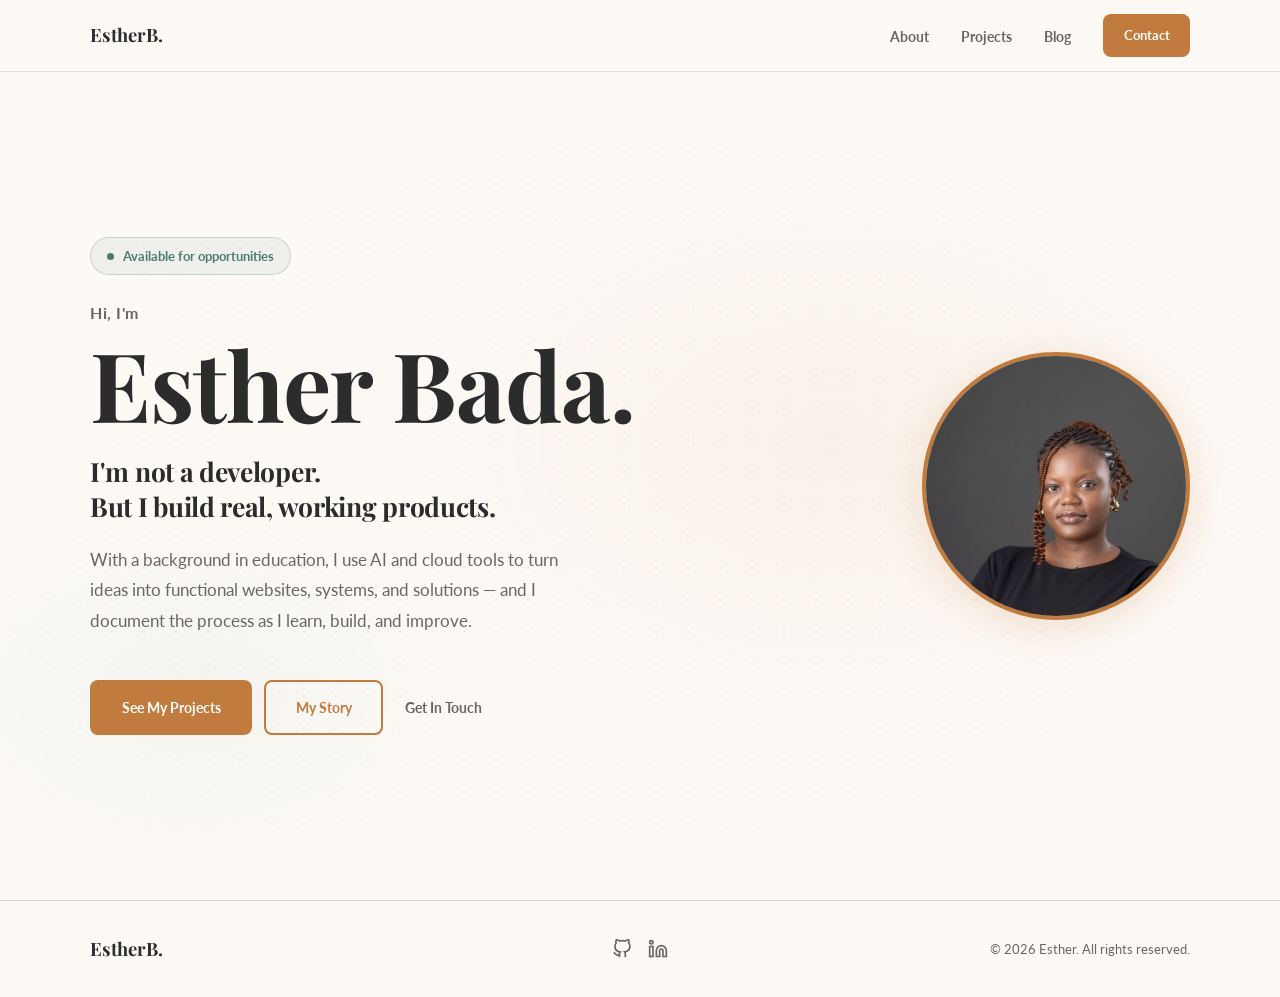
<file: index.html>
<!DOCTYPE html>
<html lang="en">
<head>
  <meta charset="UTF-8" />
  <meta name="viewport" content="width=device-width, initial-scale=1.0" />
  <meta name="description" content="Educator building real products with AI and cloud tools." />
  <meta property="og:title" content="Esther Bada | Portfolio" />
  <meta property="og:description" content="Educator building real products with AI and cloud tools." />
  <meta property="og:type" content="website" />
  <title>Esther Bada | Educator Building with AI &amp; Cloud</title>
  <link rel="icon" type="image/svg+xml" href="./favicon.svg" />
  <link rel="stylesheet" href="./style.css" />
  <link rel="preconnect" href="https://fonts.googleapis.com" />
  <link rel="preconnect" href="https://fonts.gstatic.com" crossorigin />
  <link href="https://fonts.googleapis.com/css2?family=Playfair+Display:ital,wght@0,400;0,700;1,400&family=Lato:wght@400;700&display=swap" rel="stylesheet" />
</head>
<body>

  <!-- ========== NAV ========== -->
  <header class="nav-header">
    <nav class="nav container">
      <a href="index.html" class="nav-logo">Esther<span class="accent"></span>B.</a>
      <ul class="nav-links">
        <li><a href="about.html">About</a></li>
        <li><a href="projects.html">Projects</a></li>
        <li><a href="blog.html">Blog</a></li>
        <li><a href="contact.html" class="btn btn-sm">Contact</a></li>
      </ul>
      <button class="nav-toggle" aria-label="Toggle menu" aria-expanded="false">
        <span></span><span></span><span></span>
      </button>
    </nav>
  </header>

  <main>

    <!-- ========== HERO ========== -->
    <section id="hero" class="hero">
      <div class="hero-dots" aria-hidden="true"></div>
      <div class="container hero-inner">
        <div class="hero-text">
          <div class="hero-badge fade-up">
            <span class="badge-dot"></span>
            Available for opportunities
          </div>
          <p class="hero-greeting fade-up delay-1">Hi, I'm</p>
          <h1 class="hero-name fade-up delay-2">Esther Bada.</h1>
          <p class="hero-headline fade-up delay-3">
            I'm not a developer.<br class="hero-br" />
            But I build real, working products.
          </p>
          <p class="hero-tagline fade-up delay-4">
            With a background in education, I use AI and cloud tools to turn ideas into functional websites, systems, and solutions — and I document the process as I learn, build, and improve.
          </p>
          <div class="hero-cta fade-up delay-5">
            <a href="projects.html" class="btn">See My Projects</a>
            <a href="about.html" class="btn btn-outline">My Story</a>
            <a href="contact.html" class="btn btn-ghost">Get In Touch</a>
          </div>
        </div>
        <div class="hero-photo">
          <div class="hero-photo-circle">
            <svg class="hero-photo-ring" viewBox="0 0 268 268" aria-hidden="true">
              <circle class="hero-photo-ring-circle" cx="134" cy="134" r="132" />
            </svg>
            <img src="images/esther.jpg" alt="Esther Bada" class="hero-photo-img" />
          </div>
        </div>
      </div>
    </section>

  </main>

  <!-- ========== FOOTER ========== -->
  <footer class="footer">
    <div class="container footer-inner">
      <a href="index.html" class="nav-logo">Esther<span class="accent"></span>B.</a>
      <div class="footer-socials">
        <a href="https://github.com" target="_blank" rel="noopener" aria-label="GitHub">
          <svg width="20" height="20" viewBox="0 0 24 24" fill="none" stroke="currentColor" stroke-width="2"><path d="M9 19c-5 1.5-5-2.5-7-3m14 6v-3.87a3.37 3.37 0 0 0-.94-2.61c3.14-.35 6.44-1.54 6.44-7A5.44 5.44 0 0 0 20 4.77 5.07 5.07 0 0 0 19.91 1S18.73.65 16 2.48a13.38 13.38 0 0 0-7 0C6.27.65 5.09 1 5.09 1A5.07 5.07 0 0 0 5 4.77a5.44 5.44 0 0 0-1.5 3.78c0 5.42 3.3 6.61 6.44 7A3.37 3.37 0 0 0 9 18.13V22"/></svg>
        </a>
        <a href="https://www.linkedin.com/in/esther-bada" target="_blank" rel="noopener" aria-label="LinkedIn">
          <svg width="20" height="20" viewBox="0 0 24 24" fill="none" stroke="currentColor" stroke-width="2"><path d="M16 8a6 6 0 0 1 6 6v7h-4v-7a2 2 0 0 0-2-2 2 2 0 0 0-2 2v7h-4v-7a6 6 0 0 1 6-6z"/><rect x="2" y="9" width="4" height="12"/><circle cx="4" cy="4" r="2"/></svg>
        </a>
      </div>
      <p class="footer-copy">&copy; <span id="year"></span> Esther. All rights reserved.</p>
    </div>
  </footer>

  <script src="./app.js"></script>
</body>
</html>
</file>
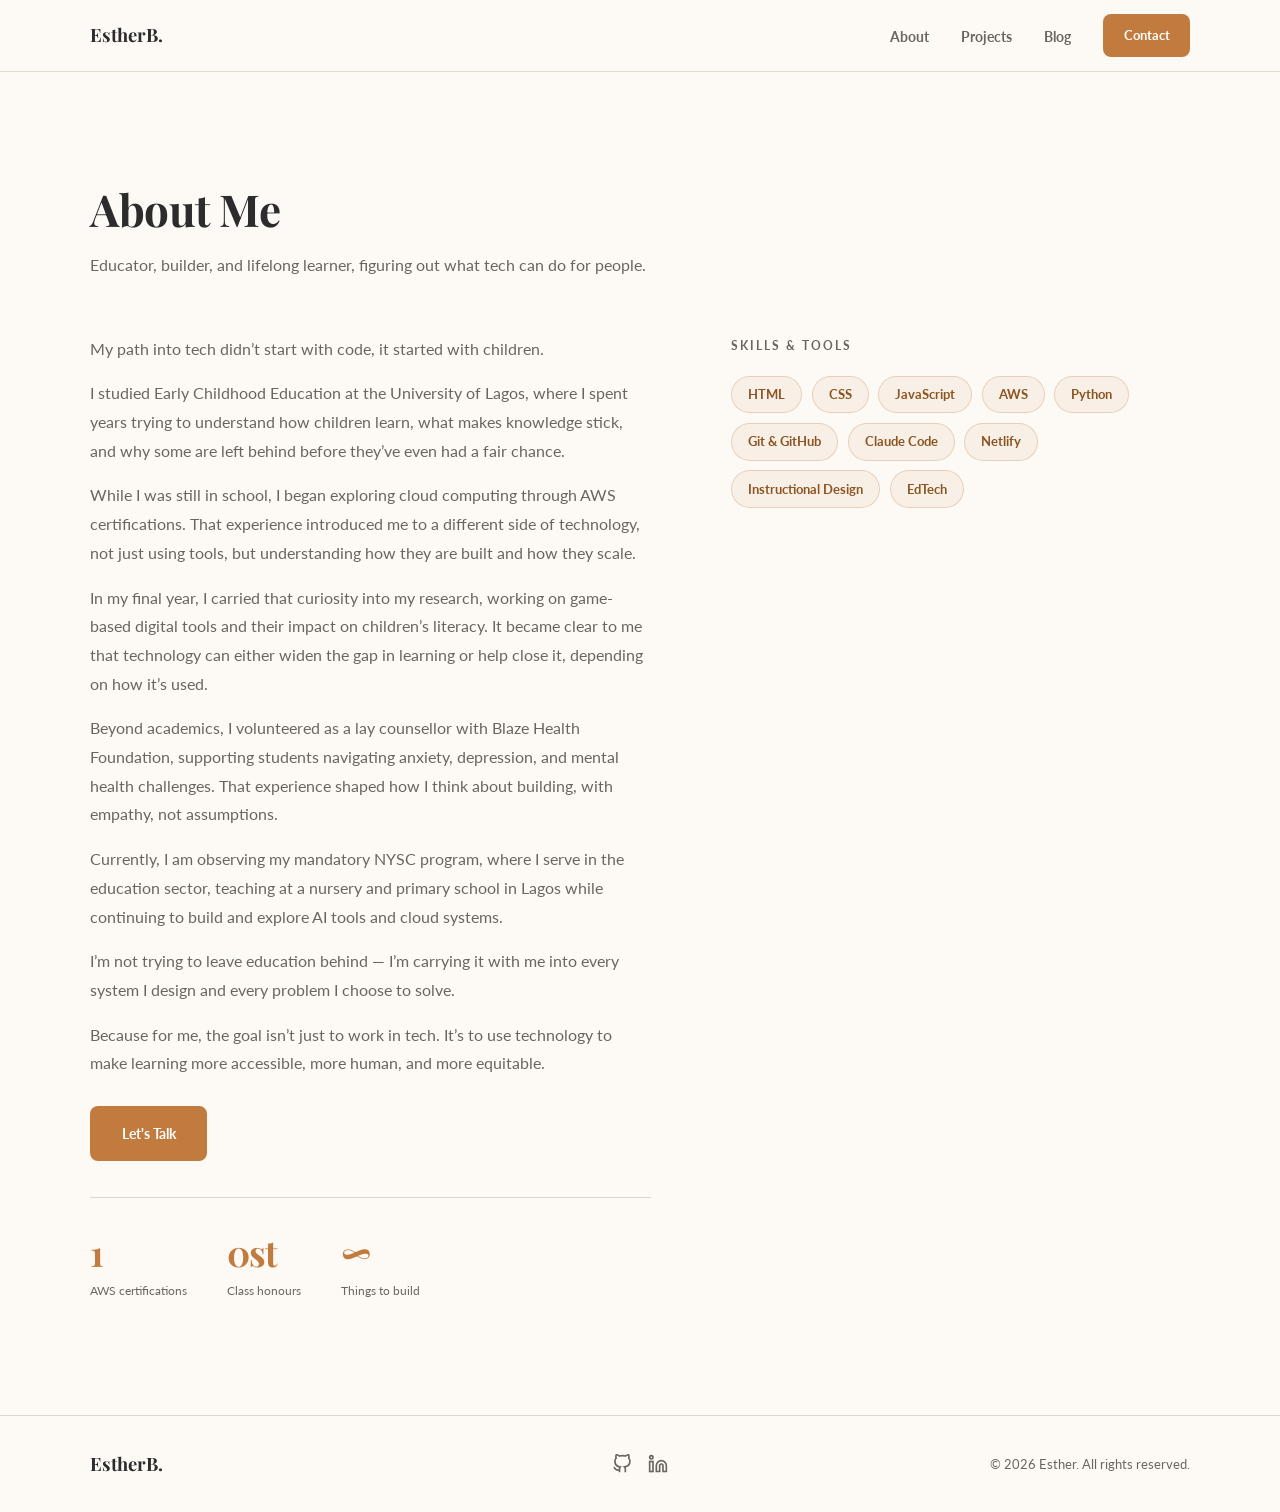
<file: about.html>
﻿<!DOCTYPE html>
<html lang="en">
<head>
  <meta charset="UTF-8" />
  <meta name="viewport" content="width=device-width, initial-scale=1.0" />
  <meta name="description" content="Educator building real products with AI and cloud tools." />
  <meta property="og:title" content="About | Esther Bada" />
  <meta property="og:description" content="Educator building real products with AI and cloud tools." />
  <meta property="og:type" content="website" />
  <title>About | Esther Bada</title>
  <link rel="icon" type="image/svg+xml" href="favicon.svg" />
  <link rel="stylesheet" href="style.css" />
  <link rel="preconnect" href="https://fonts.googleapis.com" />
  <link rel="preconnect" href="https://fonts.gstatic.com" crossorigin />
  <link href="https://fonts.googleapis.com/css2?family=Playfair+Display:ital,wght@0,400;0,700;1,400&family=Lato:wght@400;700&display=swap" rel="stylesheet" />
</head>
<body>

  <!-- ========== NAV ========== -->
  <header class="nav-header">
    <nav class="nav container">
      <a href="index.html" class="nav-logo">Esther<span class="accent"></span>B.</a>
      <ul class="nav-links">
        <li><a href="about.html" aria-current="page">About</a></li>
        <li><a href="projects.html">Projects</a></li>
        <li><a href="blog.html">Blog</a></li>
        <li><a href="contact.html" class="btn btn-sm">Contact</a></li>
      </ul>
      <button class="nav-toggle" aria-label="Toggle menu" aria-expanded="false">
        <span></span><span></span><span></span>
      </button>
    </nav>
  </header>

  <main>

    <!-- ========== ABOUT ========== -->
    <section id="about" class="about section">
      <div class="container">
        <span class="section-label reveal">01 / About</span>
        <h2 class="section-title reveal">About Me</h2>
        <p class="section-subtitle reveal">Educator, builder, and lifelong learner, figuring out what tech can do for people.</p>
        <div class="about-grid">
          <div class="about-text reveal">
            <p>
My path into tech didn’t start with code, it started with children.
</p>

<p>
I studied Early Childhood Education at the University of Lagos, where I spent years trying to understand how children learn, what makes knowledge stick, and why some are left behind before they’ve even had a fair chance.
</p>

<p>
While I was still in school, I began exploring cloud computing through AWS certifications. That experience introduced me to a different side of technology, not just using tools, but understanding how they are built and how they scale.
</p>

<p>
In my final year, I carried that curiosity into my research, working on game-based digital tools and their impact on children’s literacy. It became clear to me that technology can either widen the gap in learning or help close it, depending on how it’s used.
</p>

<p>
Beyond academics, I volunteered as a lay counsellor with Blaze Health Foundation, supporting students navigating anxiety, depression, and mental health challenges. That experience shaped how I think about building, with empathy, not assumptions.
</p>

<p>
Currently, I am observing my mandatory NYSC program, where I serve in the education sector, teaching at a nursery and primary school in Lagos while continuing to build and explore AI tools and cloud systems.
</p>

<p>
I’m not trying to leave education behind — I’m carrying it with me into every system I design and every problem I choose to solve.
</p>

<p>
Because for me, the goal isn’t just to work in tech. It’s to use technology to make learning more accessible, more human, and more equitable.
</p>
            <a href="contact.html" class="btn mt-md">Let's Talk</a>
            <div class="about-stats">
              <div class="stat">
                <span class="stat-number">3</span>
                <span class="stat-label">AWS certifications</span>
              </div>
              <div class="stat">
                <span class="stat-number">1st</span>
                <span class="stat-label">Class honours</span>
              </div>
              <div class="stat">
                <span class="stat-number">&#8734;</span>
                <span class="stat-label">Things to build</span>
              </div>
            </div>
          </div>
          <div class="skills reveal delay-1">
            <h3>Skills &amp; Tools</h3>
            <ul class="skill-list">
              <li><span class="skill-tag">HTML</span></li>
              <li><span class="skill-tag">CSS</span></li>
              <li><span class="skill-tag">JavaScript</span></li>
              <li><span class="skill-tag">AWS</span></li>
              <li><span class="skill-tag">Python</span></li>
              <li><span class="skill-tag">Git &amp; GitHub</span></li>
              <li><span class="skill-tag">Claude Code</span></li>
              <li><span class="skill-tag">Netlify</span></li>
              <li><span class="skill-tag">Instructional Design</span></li>
              <li><span class="skill-tag">EdTech</span></li>
            </ul>
          </div>
        </div>
      </div>
    </section>

  </main>

  <!-- ========== FOOTER ========== -->
  <footer class="footer">
    <div class="container footer-inner">
      <a href="index.html" class="nav-logo">Esther<span class="accent"></span>B.</a>
      <div class="footer-socials">
        <a href="https://github.com" target="_blank" rel="noopener" aria-label="GitHub">
          <svg width="20" height="20" viewBox="0 0 24 24" fill="none" stroke="currentColor" stroke-width="2"><path d="M9 19c-5 1.5-5-2.5-7-3m14 6v-3.87a3.37 3.37 0 0 0-.94-2.61c3.14-.35 6.44-1.54 6.44-7A5.44 5.44 0 0 0 20 4.77 5.07 5.07 0 0 0 19.91 1S18.73.65 16 2.48a13.38 13.38 0 0 0-7 0C6.27.65 5.09 1 5.09 1A5.07 5.07 0 0 0 5 4.77a5.44 5.44 0 0 0-1.5 3.78c0 5.42 3.3 6.61 6.44 7A3.37 3.37 0 0 0 9 18.13V22"/></svg>
        </a>
        <a href="https://www.linkedin.com/in/esther-bada" target="_blank" rel="noopener" aria-label="LinkedIn">
          <svg width="20" height="20" viewBox="0 0 24 24" fill="none" stroke="currentColor" stroke-width="2"><path d="M16 8a6 6 0 0 1 6 6v7h-4v-7a2 2 0 0 0-2-2 2 2 0 0 0-2 2v7h-4v-7a6 6 0 0 1 6-6z"/><rect x="2" y="9" width="4" height="12"/><circle cx="4" cy="4" r="2"/></svg>
        </a>
      </div>
      <p class="footer-copy">&copy; <span id="year"></span> Esther. All rights reserved.</p>
    </div>
  </footer>

  <script src="app.js"></script>
</body>
</html>
</file>
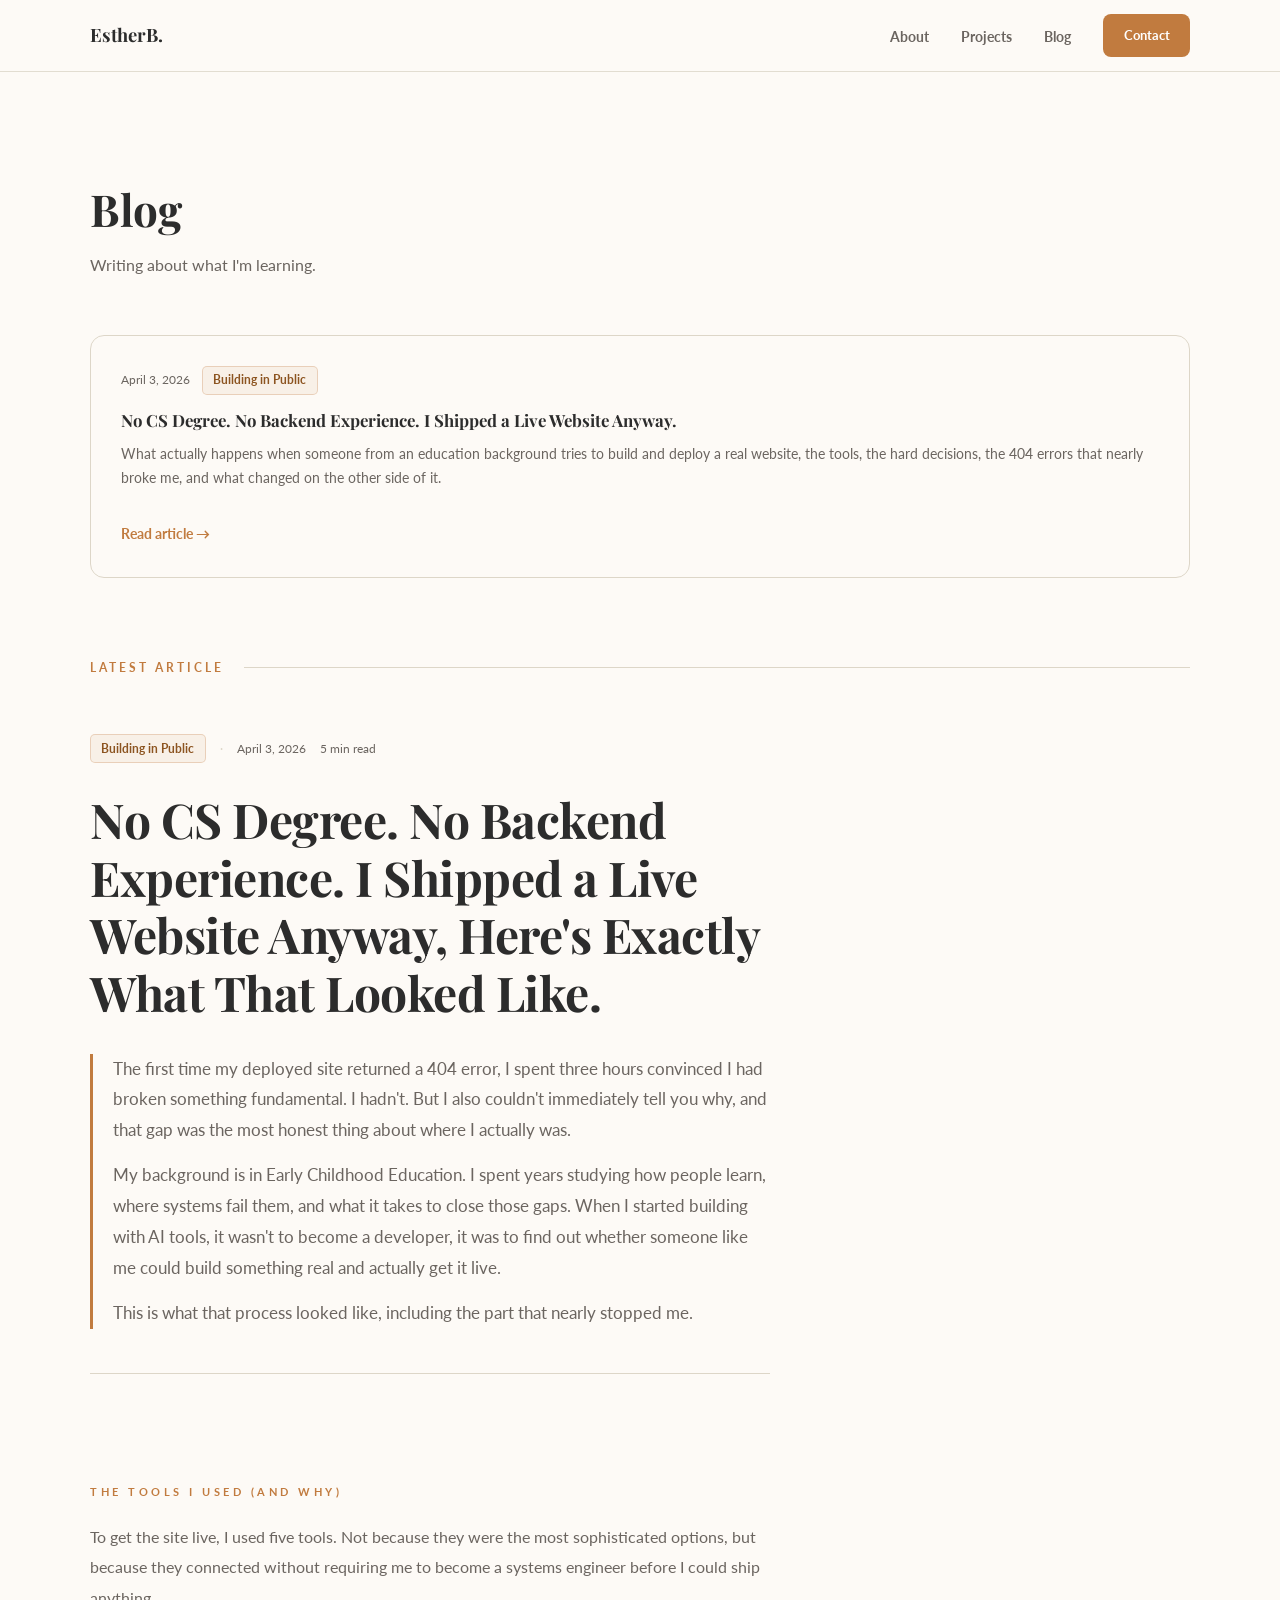
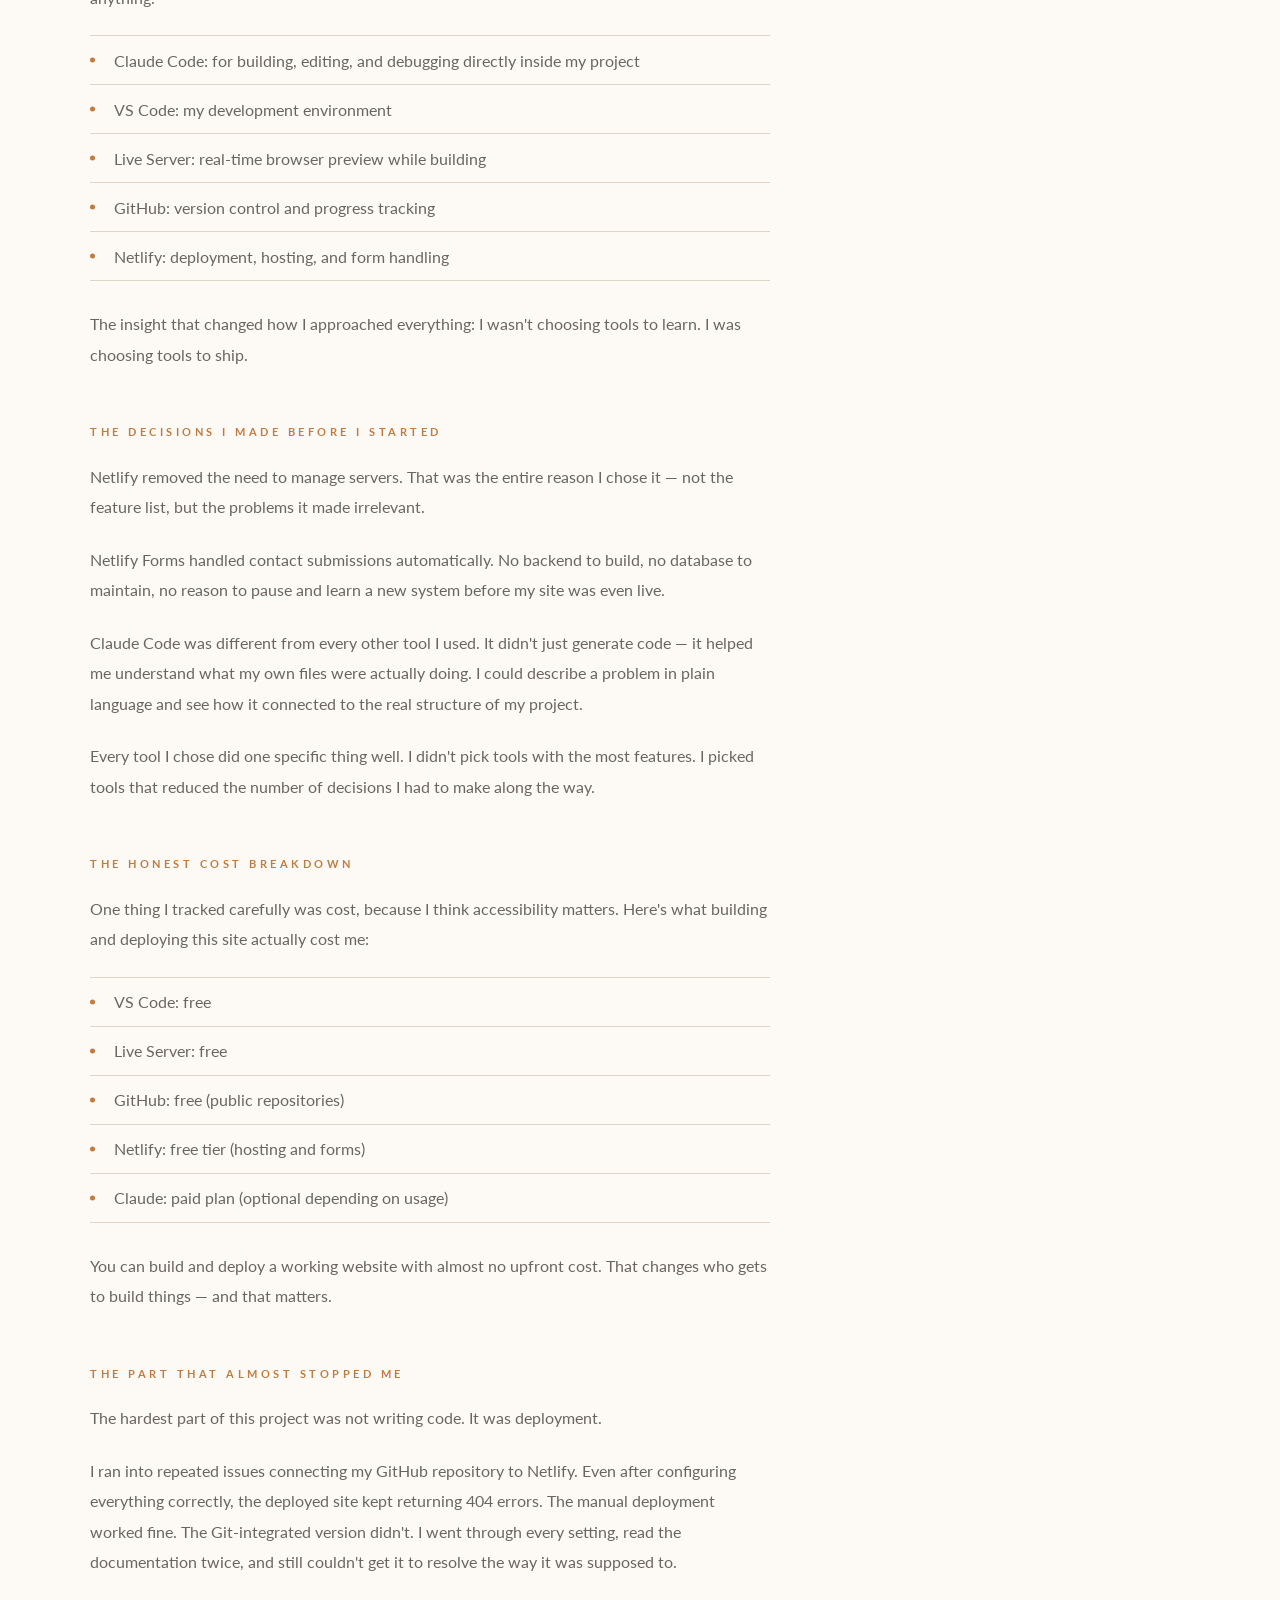
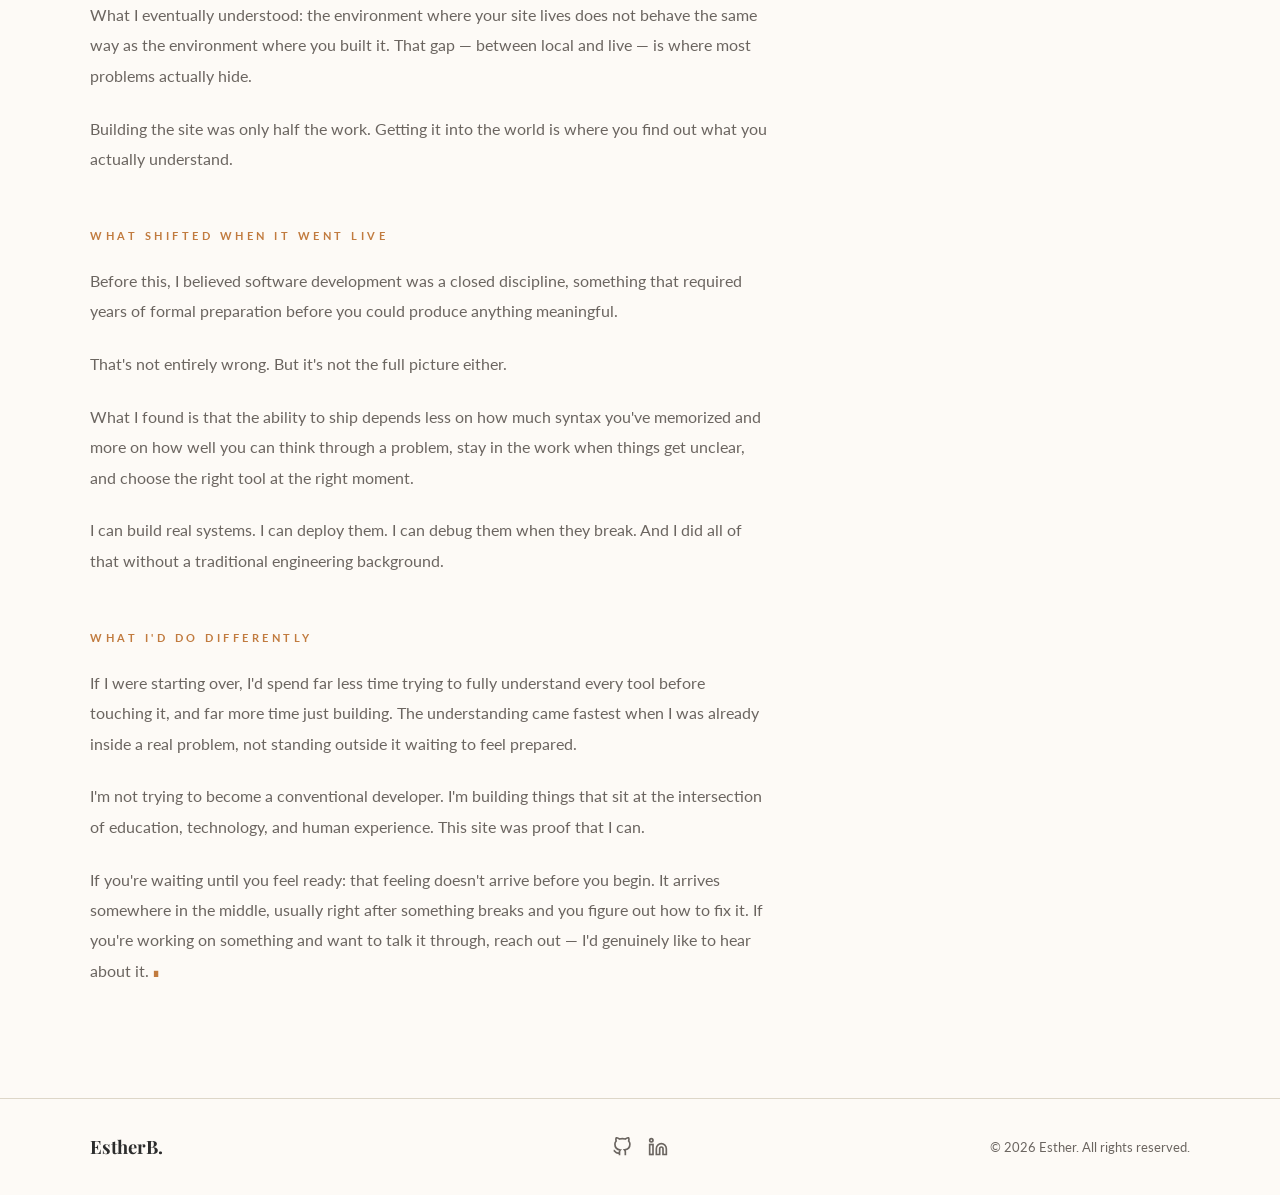
<file: blog.html>
<!DOCTYPE html>
<html lang="en">
<head>
  <meta charset="UTF-8" />
  <meta name="viewport" content="width=device-width, initial-scale=1.0" />
  <meta name="description" content="Educator building real products with AI and cloud tools." />
  <meta property="og:title" content="Blog | Esther Bada" />
  <meta property="og:description" content="Educator building real products with AI and cloud tools." />
  <meta property="og:type" content="website" />
  <title>Blog | Esther Bada</title>
  <link rel="icon" type="image/svg+xml" href="favicon.svg" />
  <link rel="stylesheet" href="style.css" />
  <link rel="preconnect" href="https://fonts.googleapis.com" />
  <link rel="preconnect" href="https://fonts.gstatic.com" crossorigin />
  <link href="https://fonts.googleapis.com/css2?family=Playfair+Display:ital,wght@0,400;0,700;1,400&family=Lato:wght@400;700&display=swap" rel="stylesheet" />
</head>
<body>

  <!-- ========== NAV ========== -->
  <header class="nav-header">
    <nav class="nav container">
      <a href="index.html" class="nav-logo">Esther<span class="accent"></span>B.</a>
      <ul class="nav-links">
        <li><a href="about.html">About</a></li>
        <li><a href="projects.html">Projects</a></li>
        <li><a href="blog.html" aria-current="page">Blog</a></li>
        <li><a href="contact.html" class="btn btn-sm">Contact</a></li>
      </ul>
      <button class="nav-toggle" aria-label="Toggle menu" aria-expanded="false">
        <span></span><span></span><span></span>
      </button>
    </nav>
  </header>

  <main>

    <!-- ========== BLOG ========== -->
    <section id="blog" class="blog section">
      <div class="container">
        <span class="section-label reveal">03 / Blog</span>
        <h2 class="section-title reveal">Blog</h2>
        <p class="section-subtitle reveal">Writing about what I'm learning.</p>
        <div class="card-grid card-grid--blog">

          <article class="card card--blog reveal">
            <div class="blog-meta">
              <time datetime="2026-04-03">April 3, 2026</time>
              <span class="blog-tag">Building in Public</span>
            </div>
            <h3 class="card-title">
              <a href="#blog-post-1">No CS Degree. No Backend Experience. I Shipped a Live Website Anyway.</a>
            </h3>
            <p class="card-desc">
              What actually happens when someone from an education background tries to build and deploy
              a real website, the tools, the hard decisions, the 404 errors that nearly broke me,
              and what changed on the other side of it.
            </p>
            <a href="#blog-post-1" class="blog-read-more">Read article &rarr;</a>
          </article>

        </div>

        <!-- Inline article -->
        <div class="blog-divider reveal">
          <span class="blog-divider-label">Latest Article</span>
          <div class="blog-divider-line"></div>
        </div>

        <div id="blog-post-1" class="blog-post reveal">
          <div class="blog-post-header">
            <div class="blog-post-meta">
              <span class="blog-tag">Building in Public</span>
              <time datetime="2026-04-03">April 3, 2026</time>
              <span class="blog-post-read-time">5 min read</span>
            </div>
            <h2>No CS Degree. No Backend Experience. I Shipped a Live Website Anyway, Here's Exactly What That Looked Like.</h2>
            <div class="blog-post-intro">
              <p>The first time my deployed site returned a 404 error, I spent three hours convinced I had broken something fundamental. I hadn't. But I also couldn't immediately tell you why, and that gap was the most honest thing about where I actually was.</p>
              <p>
                My background is in Early Childhood Education. I spent years studying how people learn,
                where systems fail them, and what it takes to close those gaps. When I started building
                with AI tools, it wasn't to become a developer, it was to find out whether someone
                like me could build something real and actually get it live.
              </p>
              <p>
                This is what that process looked like, including the part that nearly stopped me.
              </p>
            </div>
          </div>

          <div class="blog-post-body">

            <h3>The Tools I Used (and Why)</h3>
            <p>To get the site live, I used five tools. Not because they were the most sophisticated options, but because they connected without requiring me to become a systems engineer before I could ship anything.</p>
            <ul>
              <li>Claude Code: for building, editing, and debugging directly inside my project</li>
              <li>VS Code: my development environment</li>
              <li>Live Server: real-time browser preview while building</li>
              <li>GitHub: version control and progress tracking</li>
              <li>Netlify: deployment, hosting, and form handling</li>
            </ul>
            <p>The insight that changed how I approached everything: I wasn't choosing tools to learn. I was choosing tools to ship.</p>

            <h3>The Decisions I Made Before I Started</h3>
            <p>Netlify removed the need to manage servers. That was the entire reason I chose it — not the feature list, but the problems it made irrelevant.</p>
            <p>Netlify Forms handled contact submissions automatically. No backend to build, no database to maintain, no reason to pause and learn a new system before my site was even live.</p>
            <p>Claude Code was different from every other tool I used. It didn't just generate code — it helped me understand what my own files were actually doing. I could describe a problem in plain language and see how it connected to the real structure of my project.</p>
            <p>Every tool I chose did one specific thing well. I didn't pick tools with the most features. I picked tools that reduced the number of decisions I had to make along the way.</p>

            <h3>The Honest Cost Breakdown</h3>
            <p>One thing I tracked carefully was cost, because I think accessibility matters. Here's what building and deploying this site actually cost me:</p>
            <ul>
              <li>VS Code: free</li>
              <li>Live Server: free</li>
              <li>GitHub: free (public repositories)</li>
              <li>Netlify: free tier (hosting and forms)</li>
              <li>Claude:  paid plan (optional depending on usage)</li>
            </ul>
            <p>You can build and deploy a working website with almost no upfront cost. That changes who gets to build things — and that matters.</p>

            <h3>The Part That Almost Stopped Me</h3>
            <p>The hardest part of this project was not writing code. It was deployment.</p>
            <p>I ran into repeated issues connecting my GitHub repository to Netlify. Even after configuring everything correctly, the deployed site kept returning 404 errors. The manual deployment worked fine. The Git-integrated version didn't. I went through every setting, read the documentation twice, and still couldn't get it to resolve the way it was supposed to.</p>
            <p>What I eventually understood: the environment where your site lives does not behave the same way as the environment where you built it. That gap — between local and live — is where most problems actually hide.</p>
            <p>Building the site was only half the work. Getting it into the world is where you find out what you actually understand.</p>

            <h3>What Shifted When It Went Live</h3>
            <p>Before this, I believed software development was a closed discipline, something that required years of formal preparation before you could produce anything meaningful.</p>
            <p>That's not entirely wrong. But it's not the full picture either.</p>
            <p>What I found is that the ability to ship depends less on how much syntax you've memorized and more on how well you can think through a problem, stay in the work when things get unclear, and choose the right tool at the right moment.</p>
            <p>I can build real systems. I can deploy them. I can debug them when they break. And I did all of that without a traditional engineering background.</p>

            <h3>What I'd Do Differently</h3>
            <p>If I were starting over, I'd spend far less time trying to fully understand every tool before touching it, and far more time just building. The understanding came fastest when I was already inside a real problem, not standing outside it waiting to feel prepared.</p>
            <p>I'm not trying to become a conventional developer. I'm building things that sit at the intersection of education, technology, and human experience. This site was proof that I can.</p>
            <p>If you're waiting until you feel ready: that feeling doesn't arrive before you begin. It arrives somewhere in the middle, usually right after something breaks and you figure out how to fix it. <a href="contact.html">If you're working on something and want to talk it through, reach out — I'd genuinely like to hear about it.</a></p>

          </div>
        </div>

      </div>
    </section>

  </main>

  <!-- ========== FOOTER ========== -->
  <footer class="footer">
    <div class="container footer-inner">
      <a href="index.html" class="nav-logo">Esther<span class="accent"></span>B.</a>
      <div class="footer-socials">
        <a href="https://github.com" target="_blank" rel="noopener" aria-label="GitHub">
          <svg width="20" height="20" viewBox="0 0 24 24" fill="none" stroke="currentColor" stroke-width="2"><path d="M9 19c-5 1.5-5-2.5-7-3m14 6v-3.87a3.37 3.37 0 0 0-.94-2.61c3.14-.35 6.44-1.54 6.44-7A5.44 5.44 0 0 0 20 4.77 5.07 5.07 0 0 0 19.91 1S18.73.65 16 2.48a13.38 13.38 0 0 0-7 0C6.27.65 5.09 1 5.09 1A5.07 5.07 0 0 0 5 4.77a5.44 5.44 0 0 0-1.5 3.78c0 5.42 3.3 6.61 6.44 7A3.37 3.37 0 0 0 9 18.13V22"/></svg>
        </a>
        <a href="https://www.linkedin.com/in/esther-bada" target="_blank" rel="noopener" aria-label="LinkedIn">
          <svg width="20" height="20" viewBox="0 0 24 24" fill="none" stroke="currentColor" stroke-width="2"><path d="M16 8a6 6 0 0 1 6 6v7h-4v-7a2 2 0 0 0-2-2 2 2 0 0 0-2 2v7h-4v-7a6 6 0 0 1 6-6z"/><rect x="2" y="9" width="4" height="12"/><circle cx="4" cy="4" r="2"/></svg>
        </a>
      </div>
      <p class="footer-copy">&copy; <span id="year"></span> Esther. All rights reserved.</p>
    </div>
  </footer>

  <script src="app.js"></script>
</body>
</html>
</file>
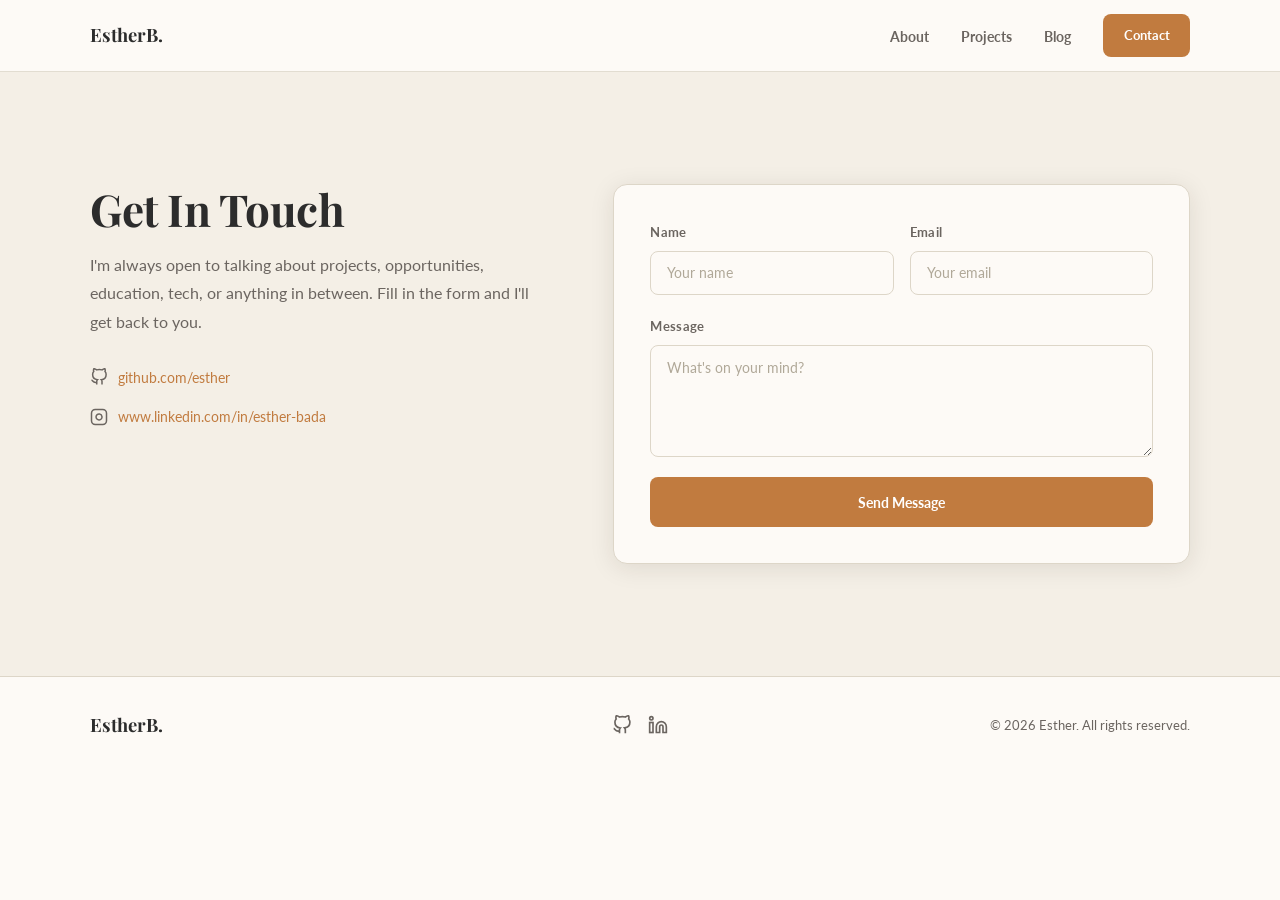
<file: contact.html>
<!DOCTYPE html>
<html lang="en">
<head>
  <meta charset="UTF-8" />
  <meta name="viewport" content="width=device-width, initial-scale=1.0" />
  <meta name="description" content="Educator building real products with AI and cloud tools." />
  <meta property="og:title" content="Contact | Esther Bada" />
  <meta property="og:description" content="Educator building real products with AI and cloud tools." />
  <meta property="og:type" content="website" />
  <title>Contact | Esther Bada</title>
  <link rel="icon" type="image/svg+xml" href="favicon.svg" />
  <link rel="stylesheet" href="style.css" />
  <link rel="preconnect" href="https://fonts.googleapis.com" />
  <link rel="preconnect" href="https://fonts.gstatic.com" crossorigin />
  <link href="https://fonts.googleapis.com/css2?family=Playfair+Display:ital,wght@0,400;0,700;1,400&family=Lato:wght@400;700&display=swap" rel="stylesheet" />
</head>
<body>

  <!-- ========== NAV ========== -->
  <header class="nav-header">
    <nav class="nav container">
      <a href="index.html" class="nav-logo">Esther<span class="accent"></span>B.</a>
      <ul class="nav-links">
        <li><a href="about.html">About</a></li>
        <li><a href="projects.html">Projects</a></li>
        <li><a href="blog.html">Blog</a></li>
        <li><a href="contact.html" class="btn btn-sm" aria-current="page">Contact</a></li>
      </ul>
      <button class="nav-toggle" aria-label="Toggle menu" aria-expanded="false">
        <span></span><span></span><span></span>
      </button>
    </nav>
  </header>

  <main>

    <!-- ========== CONTACT ========== -->
    <section id="contact" class="contact section section-alt">
      <div class="container contact-inner">
        <div class="contact-text reveal">
          <span class="section-label">04 / Contact</span>
          <h2 class="section-title">Get In Touch</h2>
          <p>
            I'm always open to talking about projects, opportunities, education, tech,
            or anything in between. Fill in the form and I'll get back to you.
          </p>
          <ul class="contact-links">
            <li>
              <svg width="18" height="18" viewBox="0 0 24 24" fill="none" stroke="currentColor" stroke-width="2"><path d="M9 19c-5 1.5-5-2.5-7-3m14 6v-3.87a3.37 3.37 0 0 0-.94-2.61c3.14-.35 6.44-1.54 6.44-7A5.44 5.44 0 0 0 20 4.77 5.07 5.07 0 0 0 19.91 1S18.73.65 16 2.48a13.38 13.38 0 0 0-7 0C6.27.65 5.09 1 5.09 1A5.07 5.07 0 0 0 5 4.77a5.44 5.44 0 0 0-1.5 3.78c0 5.42 3.3 6.61 6.44 7A3.37 3.37 0 0 0 9 18.13V22"/></svg>
              <a href="https://github.com" target="_blank" rel="noopener">github.com/esther</a>
            </li>
            <li>
              <svg width="18" height="18" viewBox="0 0 24 24" fill="none" stroke="currentColor" stroke-width="2"><rect x="2" y="2" width="20" height="20" rx="5" ry="5"/><path d="M16 11.37A4 4 0 1 1 12.63 8 4 4 0 0 1 16 11.37z"/><line x1="17.5" y1="6.5" x2="17.51" y2="6.5"/></svg>
              <a href="https://www.linkedin.com/in/esther-bada " target="_blank" rel="noopener">www.linkedin.com/in/esther-bada</a>
            </li>
          </ul>
        </div>

        <!-- Netlify-compatible contact form -->
        <form
          name="contact"
          method="POST"
          action="/thank-you.html"
          data-netlify="true"
          netlify-honeypot="bot-field"
          class="contact-form reveal delay-1"
          id="contact-form"
        >
          <input type="hidden" name="form-name" value="contact" />

          <p class="hidden" aria-hidden="true">
            <label>Don't fill this out: <input name="bot-field" /></label>
          </p>

          <div class="form-row">
            <div class="form-group">
              <label for="name">Name</label>
              <input type="text" id="name" name="name" placeholder="Your name" required />
            </div>
            <div class="form-group">
              <label for="email">Email</label>
              <input type="email" id="email" name="email" placeholder="Your email" required />
            </div>
          </div>

          <div class="form-group">
            <label for="message">Message</label>
            <textarea id="message" name="message" rows="5" placeholder="What's on your mind?" required></textarea>
          </div>

          <button type="submit" class="btn btn-full">Send Message</button>
        </form>

      </div>
    </section>

  </main>

  <!-- ========== FOOTER ========== -->
  <footer class="footer">
    <div class="container footer-inner">
      <a href="index.html" class="nav-logo">Esther<span class="accent"></span>B.</a>
      <div class="footer-socials">
        <a href="https://github.com" target="_blank" rel="noopener" aria-label="GitHub">
          <svg width="20" height="20" viewBox="0 0 24 24" fill="none" stroke="currentColor" stroke-width="2"><path d="M9 19c-5 1.5-5-2.5-7-3m14 6v-3.87a3.37 3.37 0 0 0-.94-2.61c3.14-.35 6.44-1.54 6.44-7A5.44 5.44 0 0 0 20 4.77 5.07 5.07 0 0 0 19.91 1S18.73.65 16 2.48a13.38 13.38 0 0 0-7 0C6.27.65 5.09 1 5.09 1A5.07 5.07 0 0 0 5 4.77a5.44 5.44 0 0 0-1.5 3.78c0 5.42 3.3 6.61 6.44 7A3.37 3.37 0 0 0 9 18.13V22"/></svg>
        </a>
        <a href="https://www.linkedin.com/in/esther-bada" target="_blank" rel="noopener" aria-label="LinkedIn">
          <svg width="20" height="20" viewBox="0 0 24 24" fill="none" stroke="currentColor" stroke-width="2"><path d="M16 8a6 6 0 0 1 6 6v7h-4v-7a2 2 0 0 0-2-2 2 2 0 0 0-2 2v7h-4v-7a6 6 0 0 1 6-6z"/><rect x="2" y="9" width="4" height="12"/><circle cx="4" cy="4" r="2"/></svg>
        </a>
      </div>
      <p class="footer-copy">&copy; <span id="year"></span> Esther. All rights reserved.</p>
    </div>
  </footer>

  <script src="app.js"></script>
</body>
</html>
</file>
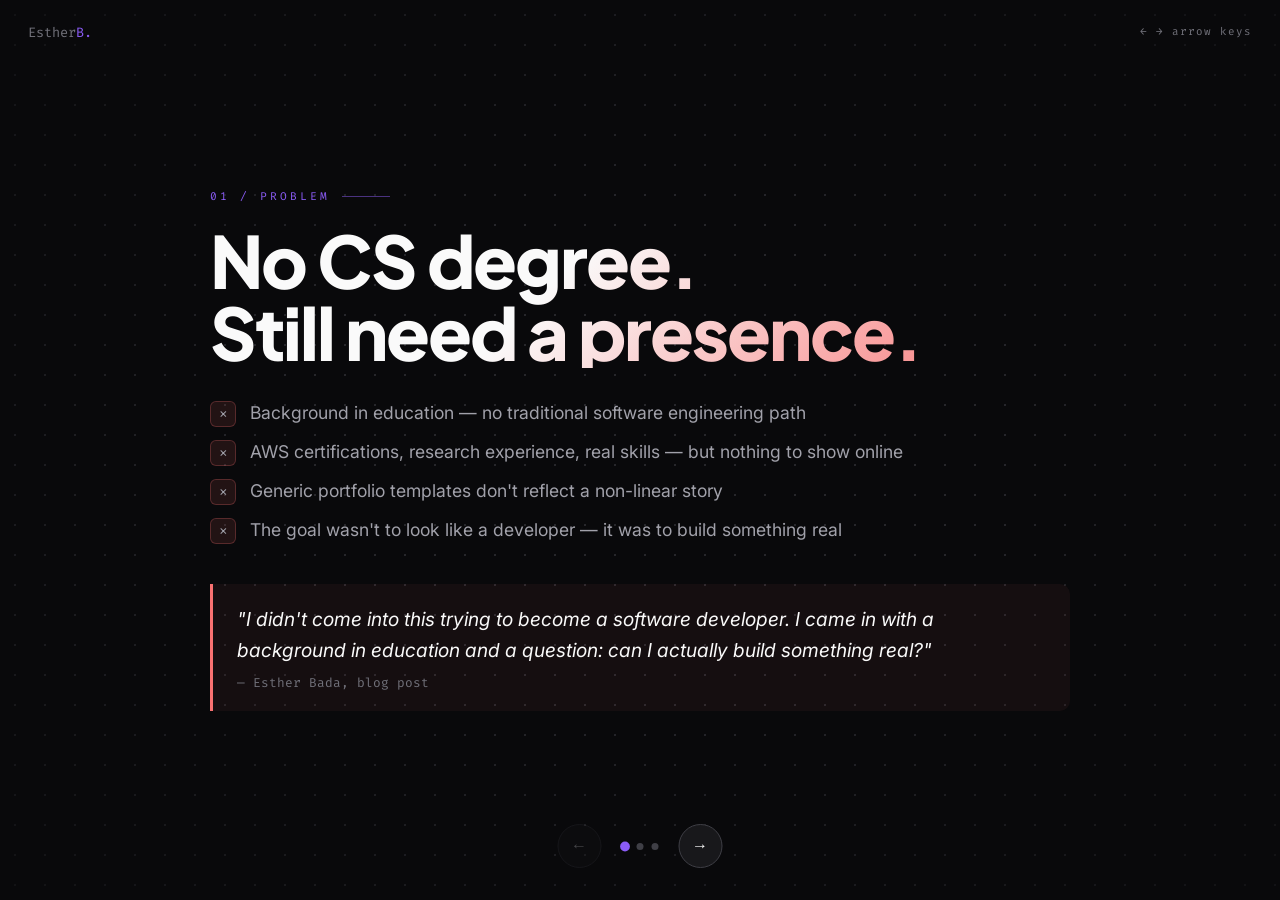
<file: presentation.html>
<!DOCTYPE html>
<html lang="en">
<head>
  <meta charset="UTF-8" />
  <meta name="viewport" content="width=device-width, initial-scale=1.0" />
  <title>Portfolio Project — 3-Slide Presentation</title>
  <link rel="preconnect" href="https://fonts.googleapis.com" />
  <link rel="preconnect" href="https://fonts.gstatic.com" crossorigin />
  <link href="https://fonts.googleapis.com/css2?family=Plus+Jakarta+Sans:wght@700;800&family=Inter:wght@400;500;600&family=Fira+Code:wght@400;500&display=swap" rel="stylesheet" />
  <style>
    /* ── Tokens ───────────────────────────────────────────── */
    :root {
      --bg:       #09090b;
      --surface:  #18181b;
      --border:   #3f3f46;
      --accent:   #8b5cf6;
      --accent-lt:#a78bfa;
      --accent-dk:#7c3aed;
      --text:     #fafafa;
      --muted:    #a1a1aa;
      --dim:      #71717a;
      --green:    #4ade80;
      --red:      #f87171;

      --font-display: 'Plus Jakarta Sans', system-ui, sans-serif;
      --font-sans:    'Inter', system-ui, sans-serif;
      --font-mono:    'Fira Code', monospace;
    }

    /* ── Reset ────────────────────────────────────────────── */
    *, *::before, *::after { box-sizing: border-box; margin: 0; padding: 0; }
    html, body { height: 100%; }
    body {
      font-family: var(--font-sans);
      background: var(--bg);
      color: var(--text);
      -webkit-font-smoothing: antialiased;
      overflow: hidden;               /* one slide fills the viewport */
    }

    /* ── Deck ─────────────────────────────────────────────── */
    .deck {
      display: flex;
      width: 300vw;                   /* 3 slides side by side */
      height: 100vh;
      transition: transform 0.55s cubic-bezier(0.65, 0, 0.35, 1);
    }

    /* ── Slide base ───────────────────────────────────────── */
    .slide {
      width: 100vw;
      height: 100vh;
      flex-shrink: 0;
      display: grid;
      place-items: center;
      padding: clamp(2rem, 6vw, 5rem);
      position: relative;
      overflow: hidden;
    }

    /* Dot-grid backdrop (same as portfolio hero) */
    .slide::before {
      content: '';
      position: absolute;
      inset: 0;
      background-image: radial-gradient(circle, rgba(63,63,70,0.55) 1px, transparent 1px);
      background-size: 30px 30px;
      mask-image: radial-gradient(ellipse 90% 90% at 50% 50%, black 30%, transparent 100%);
      pointer-events: none;
    }

    .slide-inner {
      position: relative;
      width: min(860px, 100%);
    }

    /* ── Slide number badge ───────────────────────────────── */
    .slide-num {
      font-family: var(--font-mono);
      font-size: 0.7rem;
      letter-spacing: 3px;
      text-transform: uppercase;
      color: var(--accent);
      margin-bottom: 1.25rem;
      display: flex;
      align-items: center;
      gap: 0.75rem;
    }
    .slide-num::after {
      content: '';
      flex: 0 0 48px;
      height: 1px;
      background: var(--accent);
      opacity: 0.5;
    }

    /* ── Headings ─────────────────────────────────────────── */
    .slide-title {
      font-family: var(--font-display);
      font-size: clamp(2.4rem, 6vw, 4.5rem);
      font-weight: 800;
      letter-spacing: -2px;
      line-height: 1.0;
      margin-bottom: 2rem;
    }

    /* ── Content blocks ───────────────────────────────────── */
    .slide-body {
      display: flex;
      flex-direction: column;
      gap: 1rem;
    }

    /* ── SLIDE 1 — Problem ────────────────────────────────── */
    .slide-1 .slide-title {
      background: linear-gradient(135deg, var(--text) 40%, var(--red));
      -webkit-background-clip: text;
      -webkit-text-fill-color: transparent;
      background-clip: text;
    }

    .pain-list {
      display: flex;
      flex-direction: column;
      gap: 0.75rem;
      list-style: none;
    }
    .pain-list li {
      display: flex;
      align-items: flex-start;
      gap: 0.9rem;
      font-size: clamp(0.95rem, 2vw, 1.1rem);
      color: var(--muted);
      line-height: 1.5;
    }
    .pain-list li .icon {
      flex-shrink: 0;
      width: 26px;
      height: 26px;
      border-radius: 6px;
      background: rgba(248,113,113,0.1);
      border: 1px solid rgba(248,113,113,0.25);
      display: grid;
      place-items: center;
      font-size: 0.75rem;
      margin-top: 1px;
    }

    .quote-block {
      margin-top: 1.5rem;
      padding: 1.25rem 1.5rem;
      border-left: 3px solid var(--red);
      background: rgba(248,113,113,0.05);
      border-radius: 0 10px 10px 0;
    }
    .quote-block p {
      font-size: clamp(1rem, 2.2vw, 1.2rem);
      color: var(--text);
      line-height: 1.6;
      font-style: italic;
    }
    .quote-block cite {
      display: block;
      margin-top: 0.5rem;
      font-size: 0.8rem;
      color: var(--dim);
      font-style: normal;
      font-family: var(--font-mono);
    }

    /* ── SLIDE 2 — Method ─────────────────────────────────── */
    .slide-2 .slide-title {
      background: linear-gradient(135deg, var(--text) 40%, var(--accent-lt));
      -webkit-background-clip: text;
      -webkit-text-fill-color: transparent;
      background-clip: text;
    }

    .method-grid {
      display: grid;
      grid-template-columns: 1fr 1fr;
      gap: 1rem;
    }
    .method-card {
      background: var(--surface);
      border: 1px solid var(--border);
      border-radius: 12px;
      padding: 1.25rem 1.4rem;
      position: relative;
      overflow: hidden;
    }
    .method-card::after {
      content: '';
      position: absolute;
      bottom: 0; left: 0; right: 0;
      height: 2px;
      background: linear-gradient(90deg, var(--accent-dk), var(--accent-lt));
      opacity: 0;
      transition: opacity 0.2s;
    }
    .method-card:hover::after { opacity: 1; }

    .method-card-label {
      font-family: var(--font-mono);
      font-size: 0.68rem;
      color: var(--accent);
      letter-spacing: 2px;
      text-transform: uppercase;
      margin-bottom: 0.4rem;
    }
    .method-card-title {
      font-size: 1rem;
      font-weight: 600;
      color: var(--text);
      margin-bottom: 0.35rem;
    }
    .method-card-desc {
      font-size: 0.85rem;
      color: var(--muted);
      line-height: 1.55;
    }

    .method-principle {
      margin-top: 0.5rem;
      padding: 1rem 1.4rem;
      background: rgba(139,92,246,0.07);
      border: 1px solid rgba(139,92,246,0.2);
      border-radius: 10px;
      font-size: clamp(0.9rem, 1.8vw, 1.05rem);
      color: var(--accent-lt);
      line-height: 1.5;
    }
    .method-principle strong { color: var(--text); }

    /* ── SLIDE 3 — Results ────────────────────────────────── */
    .slide-3 .slide-title {
      background: linear-gradient(135deg, var(--text) 40%, var(--green));
      -webkit-background-clip: text;
      -webkit-text-fill-color: transparent;
      background-clip: text;
    }

    .results-layout {
      display: grid;
      grid-template-columns: 1fr 1fr;
      gap: 1rem;
      align-items: start;
    }

    .stat-stack {
      display: flex;
      flex-direction: column;
      gap: 0.9rem;
    }
    .stat-card {
      background: var(--surface);
      border: 1px solid var(--border);
      border-radius: 12px;
      padding: 1.1rem 1.4rem;
      display: flex;
      align-items: center;
      gap: 1.1rem;
    }
    .stat-num {
      font-family: var(--font-display);
      font-size: 2.25rem;
      font-weight: 800;
      letter-spacing: -1px;
      color: var(--green);
      line-height: 1;
      flex-shrink: 0;
      min-width: 3.5rem;
    }
    .stat-text strong {
      display: block;
      font-size: 0.9rem;
      font-weight: 600;
      color: var(--text);
      margin-bottom: 0.15rem;
    }
    .stat-text span {
      font-size: 0.8rem;
      color: var(--muted);
    }

    .takeaway-stack {
      display: flex;
      flex-direction: column;
      gap: 0.75rem;
    }
    .takeaway {
      background: var(--surface);
      border: 1px solid var(--border);
      border-radius: 10px;
      padding: 0.9rem 1.2rem;
      font-size: 0.9rem;
      color: var(--muted);
      line-height: 1.55;
    }
    .takeaway strong { color: var(--text); }

    .closing {
      margin-top: 0.5rem;
      padding: 1rem 1.4rem;
      background: rgba(74,222,128,0.06);
      border: 1px solid rgba(74,222,128,0.2);
      border-radius: 10px;
      font-size: 0.9rem;
      color: var(--green);
      line-height: 1.5;
      grid-column: 1 / -1;
    }
    .closing strong { color: var(--text); }

    /* ── Navigation ───────────────────────────────────────── */
    .nav {
      position: fixed;
      bottom: 2rem;
      left: 50%;
      transform: translateX(-50%);
      display: flex;
      align-items: center;
      gap: 1.25rem;
      z-index: 10;
    }

    .nav-btn {
      width: 44px;
      height: 44px;
      border-radius: 50%;
      border: 1px solid var(--border);
      background: var(--surface);
      color: var(--text);
      cursor: pointer;
      display: grid;
      place-items: center;
      transition: border-color 0.2s, background 0.2s;
      font-size: 1rem;
    }
    .nav-btn:hover:not(:disabled) {
      border-color: var(--accent);
      background: rgba(139,92,246,0.1);
    }
    .nav-btn:disabled { opacity: 0.25; cursor: not-allowed; }

    .nav-dots {
      display: flex;
      gap: 0.5rem;
      align-items: center;
    }
    .dot {
      width: 7px;
      height: 7px;
      border-radius: 50%;
      background: var(--border);
      transition: background 0.25s, transform 0.25s;
      cursor: pointer;
    }
    .dot.active {
      background: var(--accent);
      transform: scale(1.4);
    }

    /* ── Keyboard hint ────────────────────────────────────── */
    .key-hint {
      position: fixed;
      top: 1.5rem;
      right: 1.75rem;
      font-family: var(--font-mono);
      font-size: 0.68rem;
      color: var(--dim);
      letter-spacing: 1px;
    }

    /* ── Logo watermark ───────────────────────────────────── */
    .watermark {
      position: fixed;
      top: 1.5rem;
      left: 1.75rem;
      font-family: var(--font-mono);
      font-size: 0.85rem;
      color: var(--dim);
    }
    .watermark span { color: var(--accent); }
  </style>
</head>
<body>

  <div class="watermark">Esther<span>B.</span></div>
  <div class="key-hint">← → arrow keys</div>

  <div class="deck" id="deck">

    <!-- ══════════════════════════════════════════
         SLIDE 1 — PROBLEM
    ══════════════════════════════════════════ -->
    <div class="slide slide-1">
      <div class="slide-inner">
        <div class="slide-num">01 / Problem</div>
        <h1 class="slide-title">No CS degree.<br/>Still need a presence.</h1>
        <div class="slide-body">
          <ul class="pain-list">
            <li>
              <span class="icon">✗</span>
              Background in education — no traditional software engineering path
            </li>
            <li>
              <span class="icon">✗</span>
              AWS certifications, research experience, real skills — but nothing to show online
            </li>
            <li>
              <span class="icon">✗</span>
              Generic portfolio templates don't reflect a non-linear story
            </li>
            <li>
              <span class="icon">✗</span>
              The goal wasn't to look like a developer — it was to build something real
            </li>
          </ul>
          <div class="quote-block">
            <p>"I didn't come into this trying to become a software developer. I came in with a background in education and a question: can I actually build something real?"</p>
            <cite>— Esther Bada, blog post</cite>
          </div>
        </div>
      </div>
    </div>

    <!-- ══════════════════════════════════════════
         SLIDE 2 — METHOD
    ══════════════════════════════════════════ -->
    <div class="slide slide-2">
      <div class="slide-inner">
        <div class="slide-num">02 / Method</div>
        <h1 class="slide-title">Build it.<br/>Ship it.</h1>
        <div class="slide-body">
          <div class="method-grid">
            <div class="method-card">
              <div class="method-card-label">AI development</div>
              <div class="method-card-title">Claude Code</div>
              <div class="method-card-desc">Reads actual project files, edits code directly, explains changes. Used throughout to build, refactor, and debug.</div>
            </div>
            <div class="method-card">
              <div class="method-card-label">Environment</div>
              <div class="method-card-title">VS Code + GitHub</div>
              <div class="method-card-desc">VS Code as the editor with Live Server for real-time preview. GitHub for version control and deployment integration.</div>
            </div>
            <div class="method-card">
              <div class="method-card-label">Hosting</div>
              <div class="method-card-title">Netlify</div>
              <div class="method-card-desc">No servers to manage. Connects to GitHub for continuous deployment. Free tier covered everything needed.</div>
            </div>
            <div class="method-card">
              <div class="method-card-label">Contact form</div>
              <div class="method-card-title">Netlify Forms</div>
              <div class="method-card-desc">Handles form submissions without a backend. One HTML attribute — no database, no server-side code.</div>
            </div>
          </div>
          <div class="method-principle">
            <strong>Architecture:</strong> Single-page site refactored into 5 separate pages — index, about, projects, blog, contact — each with shared nav and footer.
          </div>
        </div>
      </div>
    </div>

    <!-- ══════════════════════════════════════════
         SLIDE 3 — RESULTS
    ══════════════════════════════════════════ -->
    <div class="slide slide-3">
      <div class="slide-inner">
        <div class="slide-num">03 / Results</div>
        <h1 class="slide-title">Live.<br/>5 pages.</h1>
        <div class="slide-body">
          <div class="results-layout">
            <div class="stat-stack">
              <div class="stat-card">
                <div class="stat-num">5</div>
                <div class="stat-text">
                  <strong>Pages shipped</strong>
                  <span>Home, About, Projects, Blog, Contact — all live on Netlify</span>
                </div>
              </div>
              <div class="stat-card">
                <div class="stat-num">0</div>
                <div class="stat-text">
                  <strong>Backend required</strong>
                  <span>Netlify Forms handles contact submissions — no server, no database</span>
                </div>
              </div>
              <div class="stat-card">
                <div class="stat-num">1</div>
                <div class="stat-text">
                  <strong>Blog post published</strong>
                  <span>Full editorial article documenting the build process, live on the site</span>
                </div>
              </div>
            </div>
            <div class="takeaway-stack">
              <div class="takeaway">
                <strong>The hardest part wasn't writing code.</strong> It was deployment — 404 errors with GitHub integration, solved through manual deploy first, then debugging the root cause.
              </div>
              <div class="takeaway">
                <strong>The About page tells a real story.</strong> Education → AWS → building — not a template bio, but a genuine arc that reflects who I actually am.
              </div>
              <div class="takeaway">
                <strong>Building in public works.</strong> Documenting the process became the blog post. The struggle is the content.
              </div>
            </div>
            <div class="closing">
              <strong>The outcome:</strong> A portfolio that reflects a non-traditional path — live, functional, and built without a software engineering background.
            </div>
          </div>
        </div>
      </div>
    </div>

  </div><!-- /deck -->

  <!-- Navigation -->
  <nav class="nav" aria-label="Slide navigation">
    <button class="nav-btn" id="prev" aria-label="Previous slide" disabled>&#8592;</button>
    <div class="nav-dots" id="dots">
      <div class="dot active" data-slide="0"></div>
      <div class="dot" data-slide="1"></div>
      <div class="dot" data-slide="2"></div>
    </div>
    <button class="nav-btn" id="next" aria-label="Next slide">&#8594;</button>
  </nav>

  <script>
    const deck    = document.getElementById('deck');
    const prevBtn = document.getElementById('prev');
    const nextBtn = document.getElementById('next');
    const dots    = document.querySelectorAll('.dot');
    const total   = 3;
    let current   = 0;

    function goTo(index) {
      current = Math.max(0, Math.min(total - 1, index));
      deck.style.transform = `translateX(-${current * 100}vw)`;
      dots.forEach((d, i) => d.classList.toggle('active', i === current));
      prevBtn.disabled = current === 0;
      nextBtn.disabled = current === total - 1;
    }

    prevBtn.addEventListener('click', () => goTo(current - 1));
    nextBtn.addEventListener('click', () => goTo(current + 1));
    dots.forEach(d => d.addEventListener('click', () => goTo(+d.dataset.slide)));

    document.addEventListener('keydown', e => {
      if (e.key === 'ArrowRight' || e.key === 'ArrowDown') goTo(current + 1);
      if (e.key === 'ArrowLeft'  || e.key === 'ArrowUp')   goTo(current - 1);
    });
  </script>

</body>
</html>
</file>
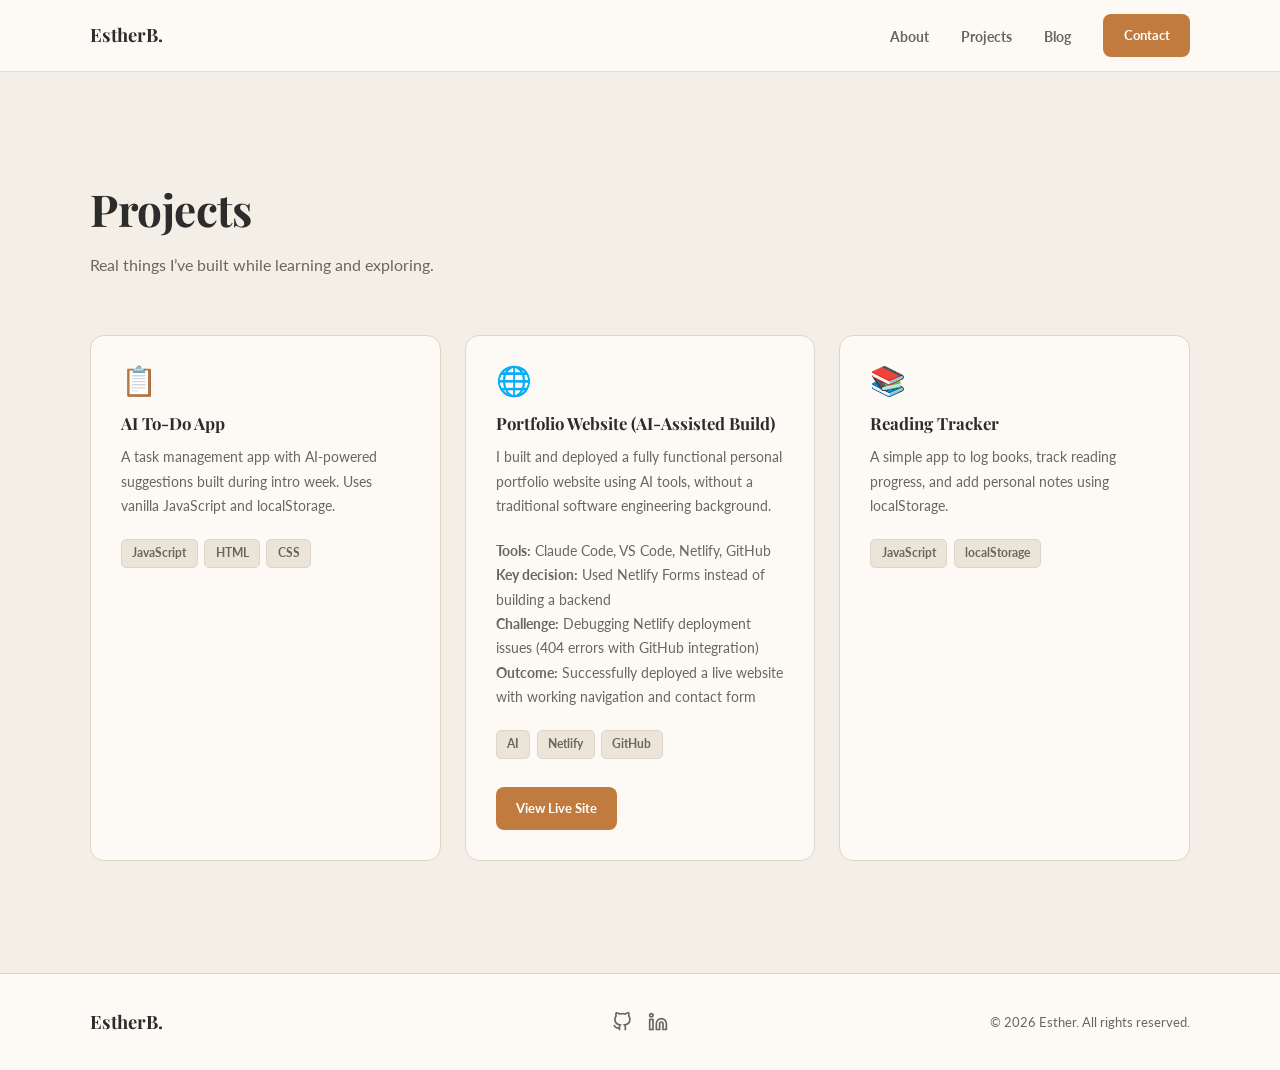
<file: projects.html>
<!DOCTYPE html>
<html lang="en">
<head>
  <meta charset="UTF-8" />
  <meta name="viewport" content="width=device-width, initial-scale=1.0" />
  <meta name="description" content="Educator building real products with AI and cloud tools." />
  <meta property="og:title" content="Projects | Esther Bada" />
  <meta property="og:description" content="Educator building real products with AI and cloud tools." />
  <meta property="og:type" content="website" />
  <title>Projects | Esther Bada</title>
  <link rel="icon" type="image/svg+xml" href="favicon.svg" />
  <link rel="stylesheet" href="style.css" />
  <link rel="preconnect" href="https://fonts.googleapis.com" />
  <link rel="preconnect" href="https://fonts.gstatic.com" crossorigin />
  <link href="https://fonts.googleapis.com/css2?family=Playfair+Display:ital,wght@0,400;0,700;1,400&family=Lato:wght@400;700&display=swap" rel="stylesheet" />
</head>
<body>

  <!-- ========== NAV ========== -->
  <header class="nav-header">
    <nav class="nav container">
      <a href="index.html" class="nav-logo">Esther<span class="accent"></span>B.</a>
      <ul class="nav-links">
        <li><a href="about.html">About</a></li>
        <li><a href="projects.html" aria-current="page">Projects</a></li>
        <li><a href="blog.html">Blog</a></li>
        <li><a href="contact.html" class="btn btn-sm">Contact</a></li>
      </ul>
      <button class="nav-toggle" aria-label="Toggle menu" aria-expanded="false">
        <span></span><span></span><span></span>
      </button>
    </nav>
  </header>

  <main>

    <!-- ========== PROJECTS ========== -->
    <section id="projects" class="projects section section-alt">
      <div class="container">
        <span class="section-label reveal">02 / Projects</span>
        <h2 class="section-title reveal">Projects</h2>
        <p class="section-subtitle reveal">Real things I’ve built while learning and exploring.</p>

        <div class="card-grid">

          <!-- PROJECT 1 -->
          <article class="card reveal">
            <div class="card-top">
              <span class="card-icon">&#128203;</span>
            </div>
            <h3 class="card-title">AI To-Do App</h3>
            <p class="card-desc">
              A task management app with AI-powered suggestions built during intro week.
              Uses vanilla JavaScript and localStorage.
            </p>
            <div class="card-tags">
              <span>JavaScript</span><span>HTML</span><span>CSS</span>
            </div>
          </article>

          <!-- PROJECT 2 (UPDATED - IMPORTANT ONE) -->
          <article class="card reveal delay-1">
            <div class="card-top">
              <span class="card-icon">&#127760;</span>
            </div>

            <h3 class="card-title">Portfolio Website (AI-Assisted Build)</h3>

            <p class="card-desc">
              I built and deployed a fully functional personal portfolio website using AI tools,
              without a traditional software engineering background.
            </p>

            <ul class="card-desc">
              <li><strong>Tools:</strong> Claude Code, VS Code, Netlify, GitHub</li>
              <li><strong>Key decision:</strong> Used Netlify Forms instead of building a backend</li>
              <li><strong>Challenge:</strong> Debugging Netlify deployment issues (404 errors with GitHub integration)</li>
              <li><strong>Outcome:</strong> Successfully deployed a live website with working navigation and contact form</li>
            </ul>

            <div class="card-tags">
              <span>AI</span><span>Netlify</span><span>GitHub</span>
            </div>

            <a href="https://esther-portfolio12.netlify.app/" target="_blank" class="btn btn-sm mt-md">
              View Live Site
            </a>
          </article>

          <!-- PROJECT 3 -->
          <article class="card reveal delay-2">
            <div class="card-top">
              <span class="card-icon">&#128218;</span>
            </div>
            <h3 class="card-title">Reading Tracker</h3>
            <p class="card-desc">
              A simple app to log books, track reading progress, and add personal notes using localStorage.
            </p>
            <div class="card-tags">
              <span>JavaScript</span><span>localStorage</span>
            </div>
          </article>

        </div>
      </div>
    </section>

  </main>

  <!-- ========== FOOTER ========== -->
  <footer class="footer">
    <div class="container footer-inner">
      <a href="index.html" class="nav-logo">Esther<span class="accent"></span>B.</a>
      <div class="footer-socials">
        <a href="https://github.com" target="_blank" rel="noopener" aria-label="GitHub">
          <svg width="20" height="20" viewBox="0 0 24 24" fill="none" stroke="currentColor" stroke-width="2"><path d="M9 19c-5 1.5-5-2.5-7-3m14 6v-3.87a3.37 3.37 0 0 0-.94-2.61c3.14-.35 6.44-1.54 6.44-7A5.44 5.44 0 0 0 20 4.77 5.07 5.07 0 0 0 19.91 1S18.73.65 16 2.48a13.38 13.38 0 0 0-7 0C6.27.65 5.09 1 5.09 1A5.07 5.07 0 0 0 5 4.77a5.44 5.44 0 0 0-1.5 3.78c0 5.42 3.3 6.61 6.44 7A3.37 3.37 0 0 0 9 18.13V22"/></svg>
        </a>
        <a href="https://www.linkedin.com/in/esther-bada" target="_blank" rel="noopener" aria-label="LinkedIn">
          <svg width="20" height="20" viewBox="0 0 24 24" fill="none" stroke="currentColor" stroke-width="2"><path d="M16 8a6 6 0 0 1 6 6v7h-4v-7a2 2 0 0 0-2-2 2 2 0 0 0-2 2v7h-4v-7a6 6 0 0 1 6-6z"/><rect x="2" y="9" width="4" height="12"/><circle cx="4" cy="4" r="2"/></svg>
        </a>
      </div>
      <p class="footer-copy">&copy; <span id="year"></span> Esther. All rights reserved.</p>
    </div>
  </footer>

  <script src="app.js"></script>
</body>
</html>
</file>
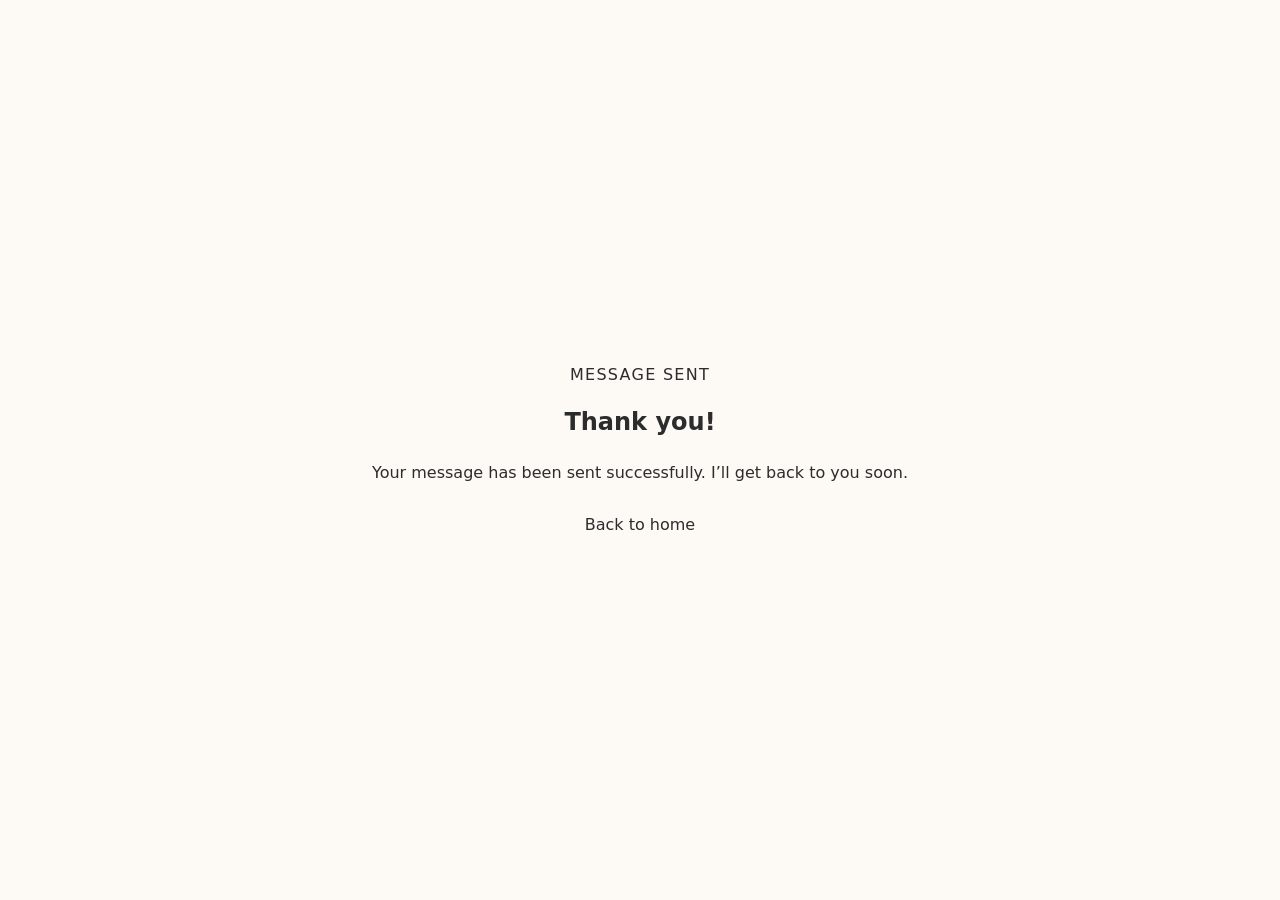
<file: thank-you.html>
<!DOCTYPE html>
<html lang="en">
<head>
  <meta charset="UTF-8" />
  <meta name="viewport" content="width=device-width, initial-scale=1.0" />
  <title>Thank You | Esther Bada</title>
  <link rel="icon" type="image/svg+xml" href="favicon.svg" />
  <link rel="stylesheet" href="style.css" />
</head>
<body>
  <main style="min-height: 100vh; display: grid; place-items: center; padding: 2rem;">
    <section style="max-width: 600px; text-align: center;">
      <p style="margin-bottom: 0.75rem; letter-spacing: 0.08em; text-transform: uppercase;">Message Sent</p>
      <h1 style="margin-bottom: 1rem;">Thank you!</h1>
      <p style="margin-bottom: 1.5rem;">
        Your message has been sent successfully. I’ll get back to you soon.
      </p>
      <a href="/index.html">Back to home</a>
    </section>
  </main>
</body>
</html>
</file>
<file: style.css>
/* ============================================================
   DESIGN TOKENS
   ============================================================ */
:root {
  /* Backgrounds */
  --clr-bg:        #FDFAF6;
  --clr-surface:   #F4EFE6;
  --clr-surface-2: #EBE4D8;
  --clr-border:    #DDD6C8;

  /* Accent — terracotta / amber */
  --clr-accent:    #C17B3F;
  --clr-accent-lt: #D4934E;
  --clr-accent-dk: #A66530;

  /* Secondary accent — muted sage green */
  --clr-sage:      #4A7C6F;

  /* Text */
  --clr-text:      #2C2C2C;
  --clr-muted:     #6B6560;

  /* Tags */
  --clr-tag-bg:    rgba(193,123,63,0.08);
  --clr-tag-text:  #8C5420;
  --clr-tag-border:rgba(193,123,63,0.28);

  /* Status / availability */
  --clr-green:     #4A7C6F;

  /* Fonts */
  --font-display: 'Playfair Display', Georgia, serif;
  --font-sans:    'Lato', system-ui, sans-serif;
  --font-mono:    'Courier New', monospace;

  /* Radii */
  --radius-sm: 8px;
  --radius-md: 14px;
  --radius-lg: 22px;
  --radius-pill: 999px;

  /* Shadows */
  --shadow-card: 0 4px 24px rgba(44,30,14,0.10);
  --shadow-glow: 0 4px 20px rgba(193,123,63,0.28);

  --transition: 0.22s ease;
  --nav-h: 72px;
}

/* ============================================================
   RESET & BASE
   ============================================================ */
*, *::before, *::after { box-sizing: border-box; margin: 0; padding: 0; }

html { scroll-behavior: smooth; font-size: 16px; }

body {
  font-family: var(--font-sans);
  background: var(--clr-bg);
  color: var(--clr-text);
  line-height: 1.75;
  -webkit-font-smoothing: antialiased;
  -moz-osx-font-smoothing: grayscale;
  animation: pageFade 0.5s ease-in both;
}

img { display: block; max-width: 100%; }
a { color: inherit; text-decoration: none; }
ul, ol { list-style: none; }

code {
  font-family: var(--font-mono);
  background: var(--clr-surface-2);
  color: var(--clr-accent-dk);
  padding: 2px 7px;
  border-radius: 5px;
  font-size: 0.875em;
  border: 1px solid var(--clr-border);
}

/* ============================================================
   LAYOUT UTILITIES
   ============================================================ */
.container {
  width: min(1100px, 100% - 3rem);
  margin-inline: auto;
}

.section     { padding: 112px 0; }
.section-alt { background: var(--clr-surface); }

.mt-md { display: inline-block; margin-top: 1.75rem; }
.hidden { display: none !important; }

/* ============================================================
   SECTION LABELS  — hidden; simple headings used instead
   ============================================================ */
.section-label {
  display: none;
}

/* ============================================================
   BUTTONS
   ============================================================ */
.btn {
  display: inline-flex;
  align-items: center;
  gap: 0.5rem;
  padding: 0.8rem 1.85rem;
  background: var(--clr-accent);
  color: #fff;
  border: 2px solid transparent;
  border-radius: var(--radius-sm);
  font-family: var(--font-sans);
  font-weight: 700;
  font-size: 0.9rem;
  cursor: pointer;
  transition:
    transform var(--transition),
    box-shadow var(--transition),
    background var(--transition);
  text-decoration: none;
  white-space: nowrap;
}
.btn:hover {
  transform: translateY(-2px);
  box-shadow: var(--shadow-glow);
  background: var(--clr-accent-dk);
}
.btn:active { transform: translateY(0); }

.btn-outline {
  background: transparent;
  color: var(--clr-accent);
  border-color: var(--clr-accent);
}
.btn-outline:hover {
  background: rgba(193,123,63,0.08);
  border-color: var(--clr-accent-dk);
  color: var(--clr-accent-dk);
  box-shadow: none;
}

.btn-sm { padding: 0.5rem 1.15rem; font-size: 0.82rem; }
.btn-full { width: 100%; justify-content: center; padding: 0.9rem; }

/* ============================================================
   NAVIGATION
   ============================================================ */
.nav-header {
  position: sticky;
  top: 0;
  z-index: 100;
  height: var(--nav-h);
  background: rgba(253, 250, 246, 0.92);
  backdrop-filter: blur(16px);
  -webkit-backdrop-filter: blur(16px);
  border-bottom: 1px solid rgba(221, 214, 200, 0.8);
}

.nav {
  display: flex;
  align-items: center;
  justify-content: space-between;
  height: 100%;
}

.nav-logo {
  font-family: var(--font-display);
  font-size: 1.15rem;
  font-weight: 700;
  color: var(--clr-text);
  letter-spacing: 0;
}
.nav-logo .accent { color: var(--clr-accent); }

.nav-links {
  display: flex;
  align-items: center;
  gap: 2rem;
}
.nav-links a:not(.btn) {
  font-size: 0.9rem;
  font-weight: 700;
  color: var(--clr-muted);
  position: relative;
  padding-bottom: 2px;
  transition: color var(--transition);
}
.nav-links a:not(.btn)::after {
  content: '';
  position: absolute;
  bottom: -3px;
  left: 0;
  right: 0;
  height: 2px;
  background: var(--clr-accent);
  border-radius: 2px;
  transform: scaleX(0);
  transform-origin: right;
  transition: transform 0.3s ease;
}
.nav-links a:not(.btn):hover,
.nav-links a:not(.btn).active { color: var(--clr-accent); }
.nav-links a:not(.btn):hover::after,
.nav-links a:not(.btn).active::after {
  transform: scaleX(1);
  transform-origin: left;
}

.nav-toggle {
  display: none;
  flex-direction: column;
  gap: 5px;
  background: none;
  border: none;
  cursor: pointer;
  padding: 6px;
}
.nav-toggle span {
  display: block;
  width: 22px;
  height: 2px;
  background: var(--clr-text);
  border-radius: 2px;
  transition: transform var(--transition), opacity var(--transition);
}
.nav-toggle[aria-expanded="true"] span:nth-child(1) { transform: translateY(7px) rotate(45deg); }
.nav-toggle[aria-expanded="true"] span:nth-child(2) { opacity: 0; }
.nav-toggle[aria-expanded="true"] span:nth-child(3) { transform: translateY(-7px) rotate(-45deg); }

/* ============================================================
   HERO
   ============================================================ */
.hero {
  min-height: calc(100vh - var(--nav-h));
  display: flex;
  align-items: center;
  padding: 80px 0;
  position: relative;
  overflow: hidden;
}

/* Subtle dot grid */
.hero-dots {
  position: absolute;
  inset: 0;
  background-image: radial-gradient(circle, rgba(193,123,63,0.18) 1px, transparent 1px);
  background-size: 32px 32px;
  mask-image: radial-gradient(ellipse 80% 80% at 50% 50%, black 40%, transparent 100%);
  pointer-events: none;
}

/* Warm radial glow */
.hero::before {
  content: '';
  position: absolute;
  inset: 0;
  background:
    radial-gradient(ellipse 55% 55% at 65% 45%, rgba(193,123,63,0.07) 0%, transparent 65%),
    radial-gradient(ellipse 35% 35% at 15% 75%, rgba(74,124,111,0.05) 0%, transparent 60%);
  pointer-events: none;
}

/* Two-column layout: text left, photo right */
.hero-inner {
  position: relative;
  display: grid;
  grid-template-columns: 1fr auto;
  gap: 4rem;
  align-items: center;
}

.hero-text { /* contains all text & CTA */ }

/* Availability badge */
.hero-badge {
  display: inline-flex;
  align-items: center;
  gap: 0.55rem;
  padding: 0.4rem 1rem;
  background: rgba(74, 124, 111, 0.08);
  border: 1px solid rgba(74, 124, 111, 0.25);
  border-radius: var(--radius-pill);
  font-size: 0.8rem;
  font-weight: 700;
  color: var(--clr-sage);
  margin-bottom: 1.5rem;
}
.badge-dot {
  width: 7px;
  height: 7px;
  background: var(--clr-sage);
  border-radius: 50%;
  animation: pulse-dot 2.2s ease-in-out infinite;
}
@keyframes pulse-dot {
  0%, 100% { opacity: 1;   transform: scale(1); }
  50%       { opacity: 0.4; transform: scale(0.8); }
}

.hero-greeting {
  font-family: var(--font-sans);
  font-size: 1rem;
  font-weight: 700;
  color: var(--clr-muted);
  margin-bottom: 0.4rem;
  letter-spacing: 0.5px;
}

.hero-name {
  font-family: var(--font-display);
  font-size: clamp(3rem, 9vw, 6rem);
  font-weight: 700;
  line-height: 1.05;
  letter-spacing: -1px;
  color: var(--clr-text);
  margin-bottom: 1.25rem;
}

.hero-headline {
  font-family: var(--font-display);
  font-size: clamp(1.2rem, 3vw, 1.65rem);
  font-weight: 700;
  color: var(--clr-text);
  line-height: 1.35;
  letter-spacing: -0.3px;
  margin-bottom: 1.25rem;
  max-width: 520px;
}

.hero-tagline {
  font-size: clamp(0.95rem, 2vw, 1.05rem);
  color: var(--clr-muted);
  max-width: 500px;
  line-height: 1.8;
  margin-bottom: 2.75rem;
}

.hero-cta {
  display: flex;
  gap: 0.75rem;
  flex-wrap: wrap;
  align-items: center;
}

/* Ghost button — tertiary action */
.btn-ghost {
  background: transparent;
  color: var(--clr-muted);
  border-color: transparent;
  padding-left: 0.5rem;
  padding-right: 0.5rem;
}
.btn-ghost:hover {
  color: var(--clr-accent);
  background: transparent;
  box-shadow: none;
  transform: none;
}

.hero-br { display: inline; }

/* Profile photo placeholder */
.hero-photo {
  flex-shrink: 0;
  display: flex;
  align-items: center;
  justify-content: center;
}

.hero-photo-circle {
  position: relative;
  width: 268px;
  height: 268px;
  border-radius: 50%;
  background: linear-gradient(135deg, #EDD5B0 0%, #D9BF96 100%);
  box-shadow: 0 8px 40px rgba(193,123,63,0.2);
}

/* SVG ring — draws itself around the photo on load */
.hero-photo-ring {
  position: relative;
  z-index: 1;
  inset: 0;
  width: 100%;
  height: 100%;
  overflow: visible;
  pointer-events: none;
}

.hero-photo-ring-circle {
  fill: none;
  stroke: #C17B3F;
  stroke-width: 4;
  stroke-linecap: round;
  /* circumference = 2π × 132 ≈ 829.38 */
  stroke-dasharray: 829.38;
  stroke-dashoffset: 829.38;
  transform-box: fill-box;
  transform-origin: center;
  transform: rotate(-90deg);
  animation: drawRing 1.5s ease-in-out forwards;
}

@keyframes drawRing {
  to { stroke-dashoffset: 0; }
}

/* photo fades in as border finishes drawing */
.hero-photo-img {
  position: absolute;
  inset: 4px;
  width: calc(100% - 8px);
  height: calc(100% - 8px);
  border-radius: 50%;
  object-fit: cover;
  object-position: center top;
  display: block;
  z-index: 2;
  opacity: 1;
  animation: fadeInPhoto 0.6s ease-in-out 0.9s forwards;
}

@keyframes fadeInPhoto {
  to { opacity: 1; }
}

/* ============================================================
   SECTION TITLES
   ============================================================ */
.section-title {
  font-family: var(--font-display);
  font-size: clamp(1.9rem, 4.5vw, 2.75rem);
  font-weight: 700;
  letter-spacing: -0.5px;
  line-height: 1.15;
  margin-bottom: 1rem;
  color: var(--clr-text);
}
.section-subtitle {
  color: var(--clr-muted);
  margin-bottom: 3.5rem;
  font-size: 1rem;
}

/* ============================================================
   ABOUT
   ============================================================ */
.about-grid {
  display: grid;
  grid-template-columns: 1.1fr 0.9fr;
  gap: 5rem;
  align-items: start;
}

.about-text p {
  color: var(--clr-muted);
  margin-bottom: 1rem;
  font-size: 1.025rem;
}
.about-text p:last-of-type { margin-bottom: 0; }

/* Stats row */
.about-stats {
  display: flex;
  gap: 2.5rem;
  margin-top: 2.25rem;
  padding-top: 2.25rem;
  border-top: 1px solid var(--clr-border);
}
.stat-number {
  display: block;
  font-family: var(--font-display);
  font-size: 2.25rem;
  font-weight: 700;
  letter-spacing: -1px;
  color: var(--clr-accent);
  line-height: 1;
  margin-bottom: 0.3rem;
}
.stat-label {
  font-size: 0.78rem;
  color: var(--clr-muted);
  line-height: 1.3;
}

.skills h3 {
  font-size: 0.75rem;
  font-weight: 700;
  color: var(--clr-muted);
  text-transform: uppercase;
  letter-spacing: 2px;
  margin-bottom: 1.25rem;
}
.skill-list {
  display: flex;
  flex-wrap: wrap;
  gap: 0.6rem;
}
.skill-tag {
  display: inline-block;
  padding: 0.4rem 1rem;
  background: var(--clr-tag-bg);
  color: var(--clr-tag-text);
  border: 1px solid var(--clr-tag-border);
  border-radius: var(--radius-pill);
  font-size: 0.82rem;
  font-family: var(--font-sans);
  font-weight: 700;
  transition: background var(--transition), border-color var(--transition);
}
.skill-tag:hover {
  background: rgba(193,123,63,0.15);
  border-color: rgba(193,123,63,0.45);
}

/* ============================================================
   CARDS (shared — projects + blog)
   ============================================================ */
.card-grid {
  display: grid;
  grid-template-columns: repeat(auto-fit, minmax(290px, 1fr));
  gap: 1.5rem;
}

.card {
  position: relative;
  background: var(--clr-bg);
  border: 1px solid var(--clr-border);
  border-radius: var(--radius-md);
  padding: 1.875rem;
  overflow: hidden;
  transition:
    border-color 0.3s ease,
    transform 0.3s ease,
    box-shadow 0.3s ease;
}

/* Gradient bottom accent that slides in on hover */
.card::after {
  content: '';
  position: absolute;
  bottom: 0;
  left: 0;
  right: 0;
  height: 3px;
  background: linear-gradient(90deg, var(--clr-accent-dk), var(--clr-accent-lt));
  border-radius: 0 0 var(--radius-md) var(--radius-md);
  opacity: 0;
  transition: opacity 0.3s ease;
}

.card:hover {
  border-color: rgba(193,123,63,0.4);
  transform: translateY(-4px);
  box-shadow: 0 8px 32px rgba(44,30,14,0.13);
}
.card:hover::after { opacity: 1; }

/* Section-alt cards use page bg so they pop against the surface */
.section-alt .card {
  background: var(--clr-bg);
}

.card-top {
  display: flex;
  align-items: center;
  justify-content: space-between;
  margin-bottom: 1.1rem;
}
.card-icon { font-size: 1.8rem; line-height: 1; }

.card-links {
  display: flex;
  gap: 0.75rem;
  color: var(--clr-muted);
}
.card-links a {
  transition: color var(--transition);
  display: flex;
  align-items: center;
}
.card-links a:hover { color: var(--clr-accent); }

.card-title {
  font-size: 1.05rem;
  font-weight: 700;
  margin-bottom: 0.6rem;
  color: var(--clr-text);
  line-height: 1.4;
  font-family: var(--font-display);
}
.card-title a { transition: color var(--transition); }
.card-title a:hover { color: var(--clr-accent); }

.card-desc {
  color: var(--clr-muted);
  font-size: 0.9rem;
  line-height: 1.7;
  margin-bottom: 1.25rem;
}

.card-tags {
  display: flex;
  flex-wrap: wrap;
  gap: 0.4rem;
  margin-top: auto;
}
.card-tags span {
  font-size: 0.72rem;
  font-weight: 700;
  color: var(--clr-muted);
  background: var(--clr-surface-2);
  padding: 0.22rem 0.65rem;
  border-radius: 5px;
  border: 1px solid var(--clr-border);
}

/* ============================================================
   BLOG CARDS
   ============================================================ */
.card--blog { background: var(--clr-bg); }
.section-alt .card--blog { background: var(--clr-bg); }

.blog-meta {
  display: flex;
  align-items: center;
  gap: 0.75rem;
  margin-bottom: 0.875rem;
}
.blog-meta time {
  font-size: 0.78rem;
  color: var(--clr-muted);
  font-family: var(--font-sans);
}
.blog-tag {
  display: inline-block;
  font-size: 0.72rem;
  font-weight: 700;
  color: var(--clr-tag-text);
  background: var(--clr-tag-bg);
  padding: 0.22rem 0.65rem;
  border-radius: 5px;
  border: 1px solid var(--clr-tag-border);
}
.blog-read-more {
  display: inline-flex;
  align-items: center;
  gap: 0.3rem;
  margin-top: 0.75rem;
  font-size: 0.85rem;
  font-weight: 700;
  color: var(--clr-accent);
  transition: gap var(--transition), color var(--transition);
}
.blog-read-more:hover {
  gap: 0.55rem;
  color: var(--clr-accent-dk);
}

/* ============================================================
   BLOG POST — editorial article layout
   ============================================================ */
.blog-divider {
  display: flex;
  align-items: center;
  gap: 1.25rem;
  margin-top: 5rem;
  margin-bottom: 3.5rem;
}
.blog-divider-label {
  font-family: var(--font-sans);
  font-size: 0.72rem;
  font-weight: 700;
  color: var(--clr-accent);
  letter-spacing: 3px;
  text-transform: uppercase;
  white-space: nowrap;
}
.blog-divider-line {
  flex: 1;
  height: 1px;
  background: var(--clr-border);
}

.blog-post {
  max-width: 680px;
}

.blog-post-header {
  margin-bottom: 3rem;
  padding-bottom: 2.75rem;
  border-bottom: 1px solid var(--clr-border);
}

.blog-post-meta {
  display: flex;
  align-items: center;
  gap: 0.875rem;
  margin-bottom: 1.75rem;
  flex-wrap: wrap;
}
.blog-post-meta time {
  font-size: 0.75rem;
  color: var(--clr-muted);
}
.blog-post-read-time {
  font-size: 0.75rem;
  color: var(--clr-muted);
}
.blog-post-meta time::before {
  content: '·';
  margin-right: 0.875rem;
  color: var(--clr-border);
}

.blog-post-header h2 {
  font-family: var(--font-display);
  font-size: clamp(1.6rem, 5vw, 3rem);
  font-weight: 700;
  letter-spacing: -0.5px;
  line-height: 1.2;
  margin-bottom: 2rem;
  color: var(--clr-text);
}

.blog-post-intro {
  border-left: 3px solid var(--clr-accent);
  padding-left: 1.25rem;
}
.blog-post-intro p {
  color: var(--clr-muted);
  font-size: 1.075rem;
  line-height: 1.8;
  margin-bottom: 0.875rem;
}
.blog-post-intro p:last-child { margin-bottom: 0; }

.blog-post-body {
  padding-top: 0.5rem;
}

.blog-post-body h3 {
  font-family: var(--font-sans);
  font-size: 0.7rem;
  font-weight: 700;
  color: var(--clr-accent);
  text-transform: uppercase;
  letter-spacing: 3.5px;
  margin: 3.25rem 0 1.25rem;
}

.blog-post-body p {
  color: var(--clr-muted);
  margin-bottom: 1.4rem;
  font-size: 1rem;
  line-height: 1.9;
}
.blog-post-body p:last-child { margin-bottom: 0; }

.blog-post-body ul,
.blog-post-body ol {
  list-style: none;
  padding-left: 0;
  color: var(--clr-muted);
  margin: 0.25rem 0 1.75rem;
  font-size: 1rem;
  border-top: 1px solid var(--clr-border);
}
.blog-post-body ul li,
.blog-post-body ol li {
  padding: 0.65rem 0 0.65rem 1.5rem;
  position: relative;
  line-height: 1.7;
  border-bottom: 1px solid var(--clr-border);
}
.blog-post-body ul li::before {
  content: '';
  position: absolute;
  left: 0;
  top: 50%;
  transform: translateY(-50%);
  width: 5px;
  height: 5px;
  border-radius: 50%;
  background: var(--clr-accent);
}
.blog-post-body ol { counter-reset: blog-counter; }
.blog-post-body ol li {
  counter-increment: blog-counter;
  padding-left: 2.25rem;
}
.blog-post-body ol li::before {
  content: counter(blog-counter, decimal-leading-zero);
  position: absolute;
  left: 0;
  color: var(--clr-accent);
  font-family: var(--font-mono);
  font-size: 0.75rem;
  font-weight: 700;
  top: 0.85rem;
}

.blog-post-body strong { color: var(--clr-text); font-weight: 700; }
.blog-post-body em { color: var(--clr-text); font-style: italic; }

.blog-post-body > p:last-child::after {
  content: ' ∎';
  color: var(--clr-accent);
  font-size: 0.8rem;
}

/* ============================================================
   CONTACT
   ============================================================ */
.contact-inner {
  display: grid;
  grid-template-columns: 1fr 1.3fr;
  gap: 5rem;
  align-items: start;
}

.contact-text p {
  color: var(--clr-muted);
  margin-bottom: 1.75rem;
  font-size: 1.025rem;
}
.contact-links {
  display: flex;
  flex-direction: column;
  gap: 0.875rem;
}
.contact-links li {
  display: flex;
  align-items: center;
  gap: 0.65rem;
  color: var(--clr-muted);
  font-size: 0.9rem;
}
.contact-links a {
  color: var(--clr-accent);
  transition: color var(--transition);
}
.contact-links a:hover { color: var(--clr-accent-dk); }

/* Form */
.contact-form {
  background: var(--clr-bg);
  border: 1px solid var(--clr-border);
  border-radius: var(--radius-md);
  padding: 2.25rem;
  display: flex;
  flex-direction: column;
  gap: 1.25rem;
  box-shadow: var(--shadow-card);
}

.form-row {
  display: grid;
  grid-template-columns: 1fr 1fr;
  gap: 1rem;
}

.form-group {
  display: flex;
  flex-direction: column;
  gap: 0.45rem;
}
.form-group label {
  font-size: 0.8rem;
  font-weight: 700;
  color: var(--clr-muted);
  letter-spacing: 0.3px;
}
.form-group input,
.form-group textarea {
  background: var(--clr-bg);
  border: 1px solid var(--clr-border);
  border-radius: var(--radius-sm);
  color: var(--clr-text);
  font-family: var(--font-sans);
  font-size: 0.9rem;
  padding: 0.8rem 1rem;
  outline: none;
  transition: border-color var(--transition), box-shadow var(--transition);
  resize: vertical;
}
.form-group input::placeholder,
.form-group textarea::placeholder { color: #B0A898; }
.form-group input:focus,
.form-group textarea:focus {
  border-color: var(--clr-accent);
  box-shadow: 0 0 0 3px rgba(193,123,63,0.12);
}

.form-success {
  font-size: 0.85rem;
  color: var(--clr-sage);
  text-align: center;
  min-height: 1.25rem;
  font-weight: 700;
}

/* ============================================================
   FOOTER
   ============================================================ */
.footer {
  border-top: 1px solid var(--clr-border);
  padding: 2rem 0;
}
.footer-inner {
  display: grid;
  grid-template-columns: 1fr auto 1fr;
  align-items: center;
  gap: 1.5rem;
}
.footer-socials {
  display: flex;
  gap: 1rem;
  justify-content: center;
}
.footer-socials a {
  color: var(--clr-muted);
  display: flex;
  transition: color var(--transition);
}
.footer-socials a:hover { color: var(--clr-accent); }

.footer-copy {
  font-size: 0.8rem;
  color: var(--clr-muted);
  text-align: right;
}

/* ============================================================
   SCROLL ANIMATIONS
   ============================================================ */
.fade-up {
  opacity: 0;
  transform: translateY(22px);
  animation: fadeUp 0.65s ease forwards;
}
.reveal {
  opacity: 0;
  transform: translateY(30px);
  transition: opacity 0.6s ease-out, transform 0.6s ease-out;
}
.reveal.is-visible { opacity: 1; transform: none; }

/* delay-N used for .fade-up on the hero; .reveal stagger is JS-driven */
.delay-1 { animation-delay: 0.12s; }
.delay-2 { animation-delay: 0.24s; }
.delay-3 { animation-delay: 0.36s; }
.delay-4 { animation-delay: 0.48s; }
.delay-5 { animation-delay: 0.60s; }

@keyframes fadeUp {
  to { opacity: 1; transform: none; }
}

@keyframes pageFade {
  from { opacity: 0; }
  to   { opacity: 1; }
}

/* ============================================================
   FLOATING ANIMATION — hero photo circle
   ============================================================ */
@keyframes float {
  0%, 100% { transform: translateY(0); }
  50%       { transform: translateY(-10px); }
}

.hero-photo-circle {
  animation: float 3s ease-in-out 1.5s infinite;
}

/* ============================================================
   RESPONSIVE
   ============================================================ */
@media (max-width: 900px) {
  .about-grid { grid-template-columns: 1fr; gap: 3rem; }
  .contact-inner { grid-template-columns: 1fr; gap: 3rem; }
  .hero-inner { grid-template-columns: 1fr; gap: 2.5rem; }
  .hero-photo { order: -1; }
  .hero-photo-circle { width: 188px; height: 188px; }
}

@media (max-width: 768px) {
  .nav-links {
    display: none;
    position: absolute;
    top: var(--nav-h);
    left: 0;
    right: 0;
    background: rgba(253, 250, 246, 0.97);
    backdrop-filter: blur(16px);
    border-bottom: 1px solid var(--clr-border);
    flex-direction: column;
    align-items: flex-start;
    padding: 1.75rem 1.5rem;
    gap: 1.5rem;
  }
  .nav-links.is-open { display: flex; }
  .nav-toggle { display: flex; }

  .footer-inner {
    grid-template-columns: 1fr;
    text-align: center;
    justify-items: center;
  }
  .footer-copy { text-align: center; }

  .hero-cta { flex-direction: column; align-items: flex-start; }
  .form-row  { grid-template-columns: 1fr; }
  .about-stats { gap: 1.5rem; }
}

@media (max-width: 480px) {
  .section { padding: 80px 0; }
  .card-grid { grid-template-columns: 1fr; }
  .contact-form { padding: 1.5rem; }
  .hero-photo-circle { width: 158px; height: 158px; }
}
</file>
